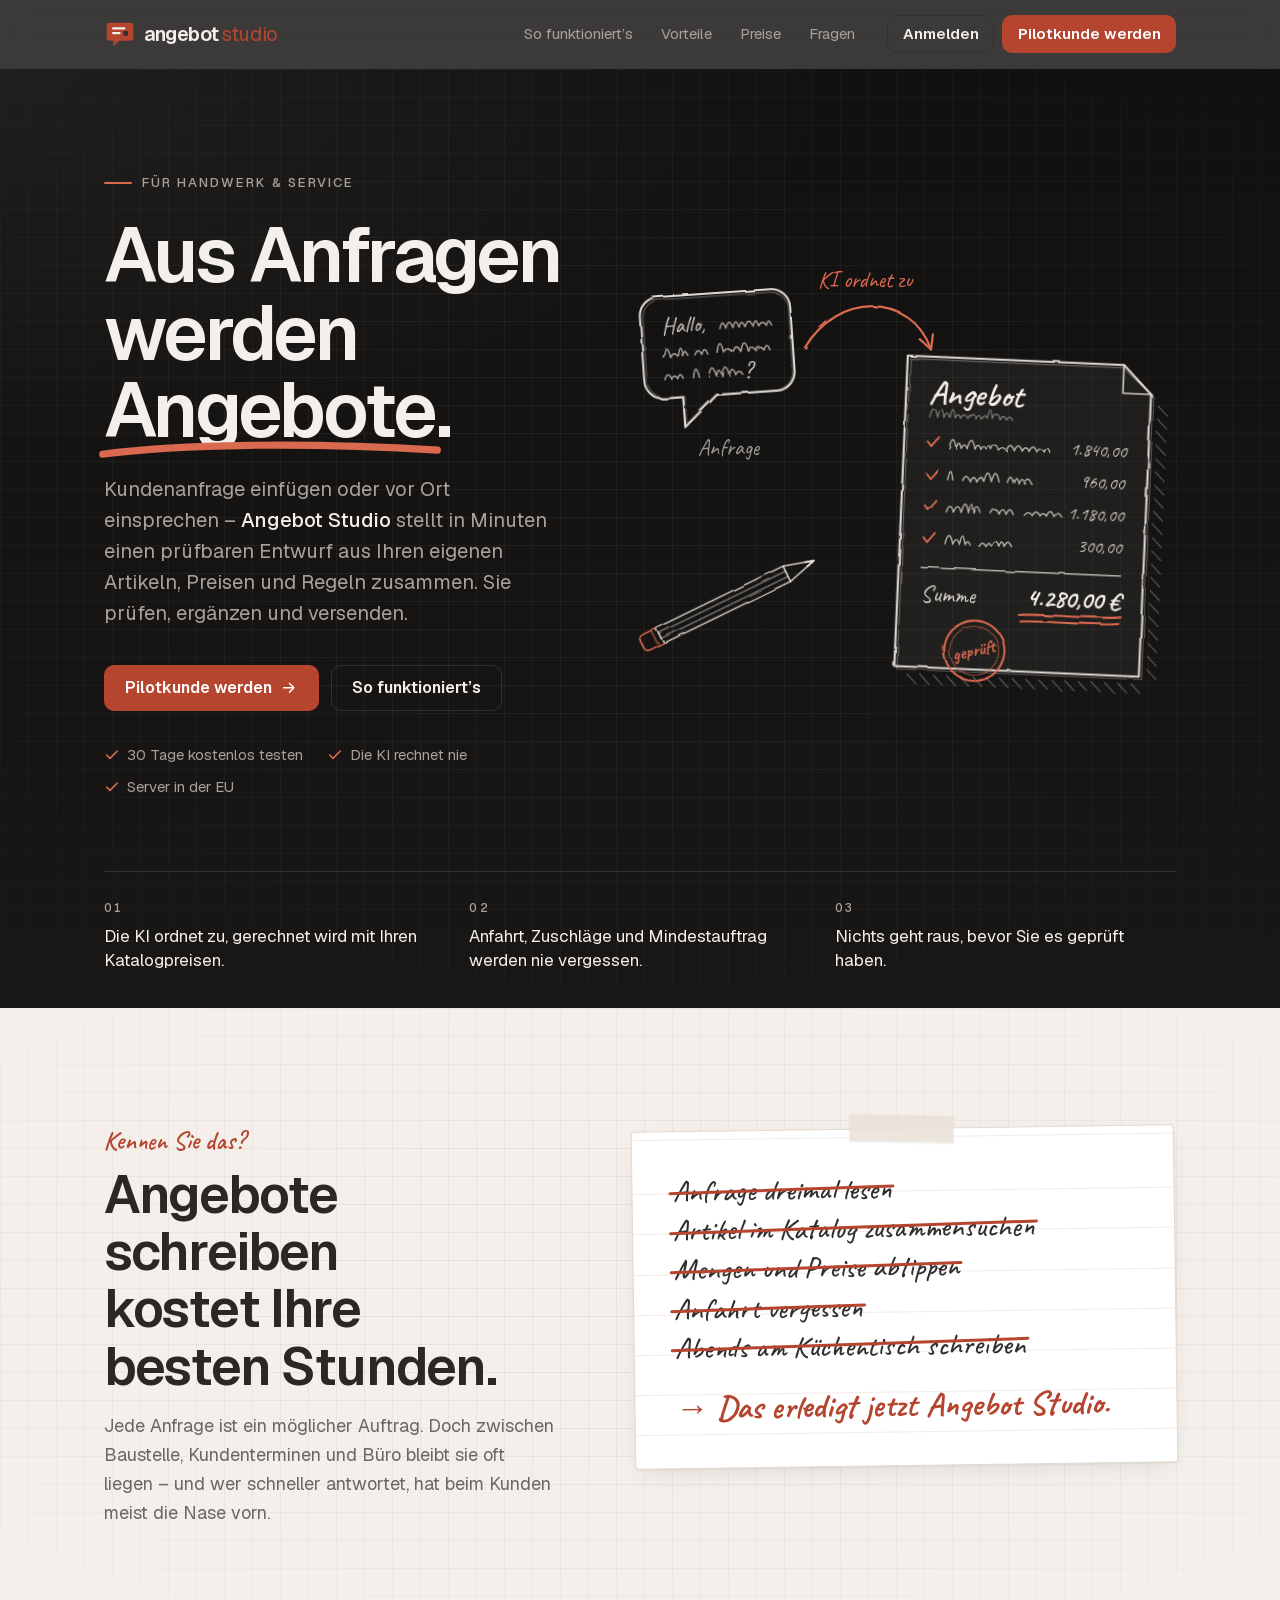
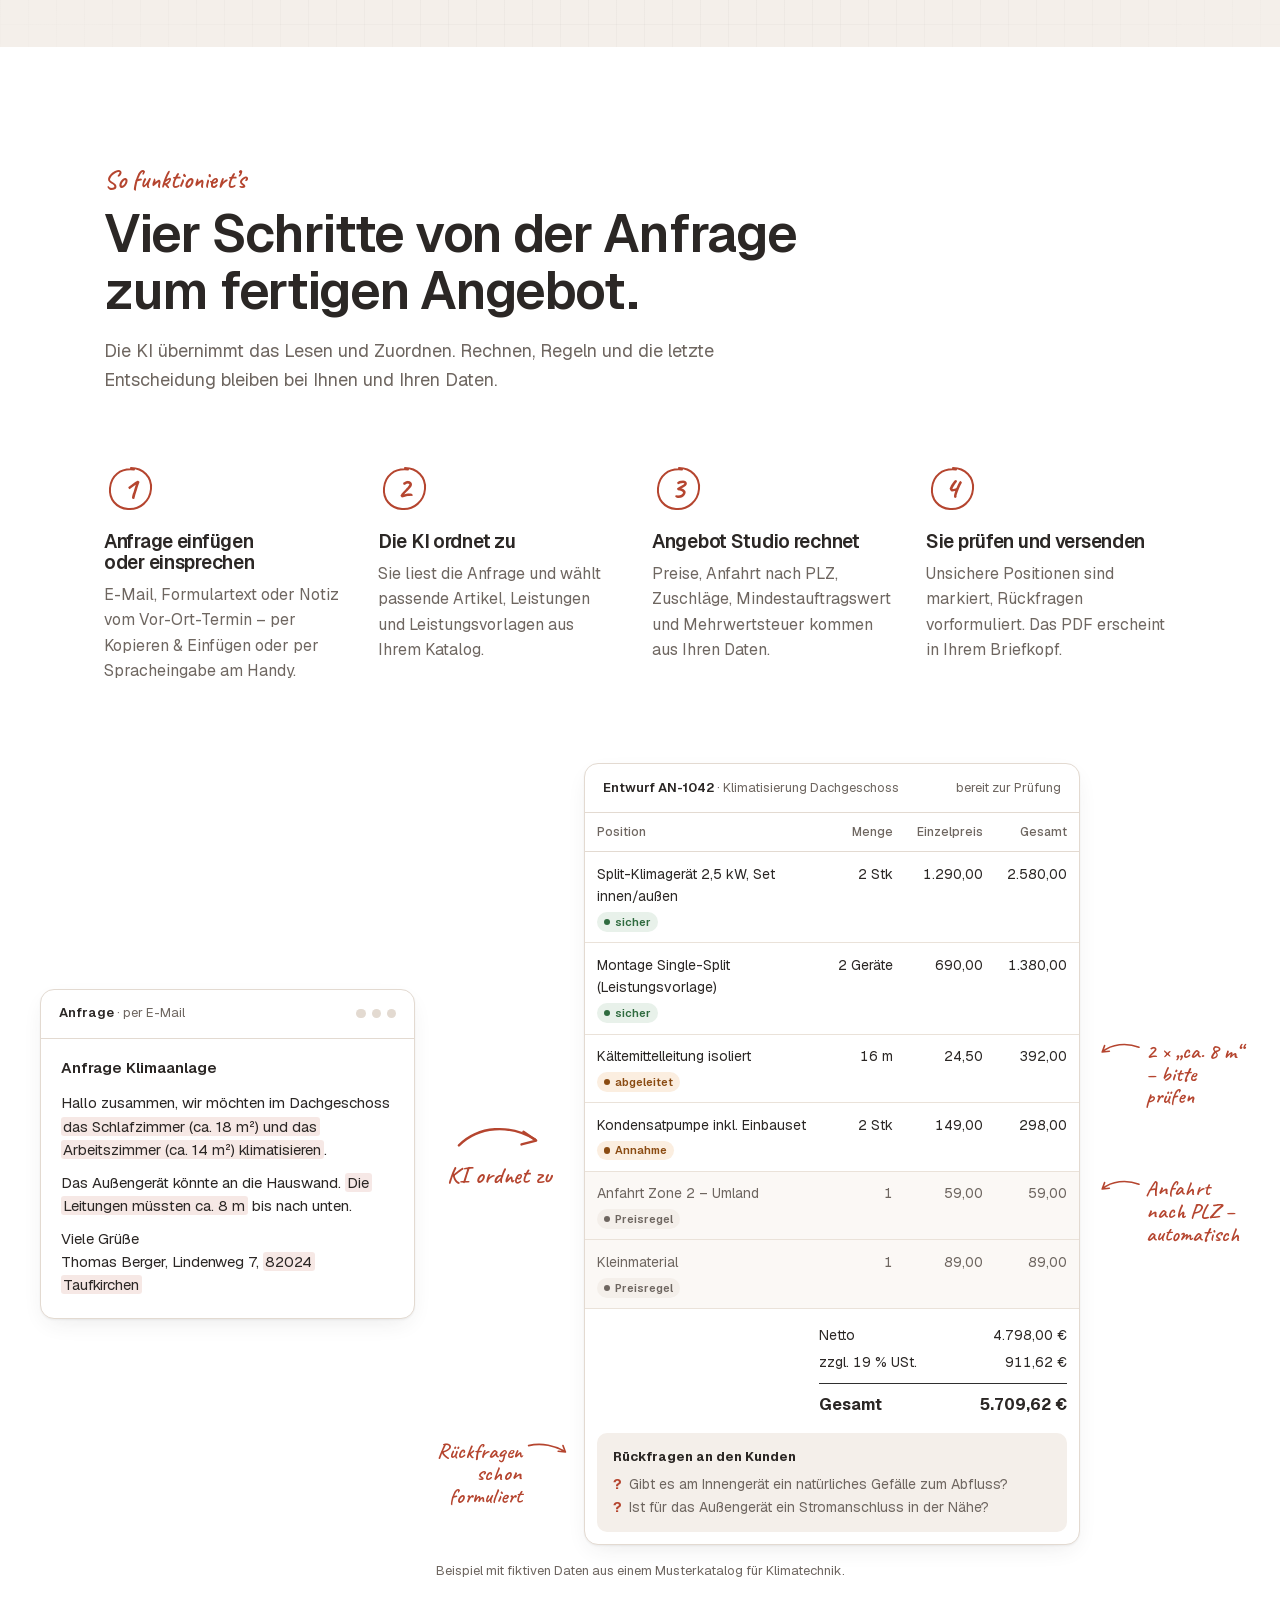
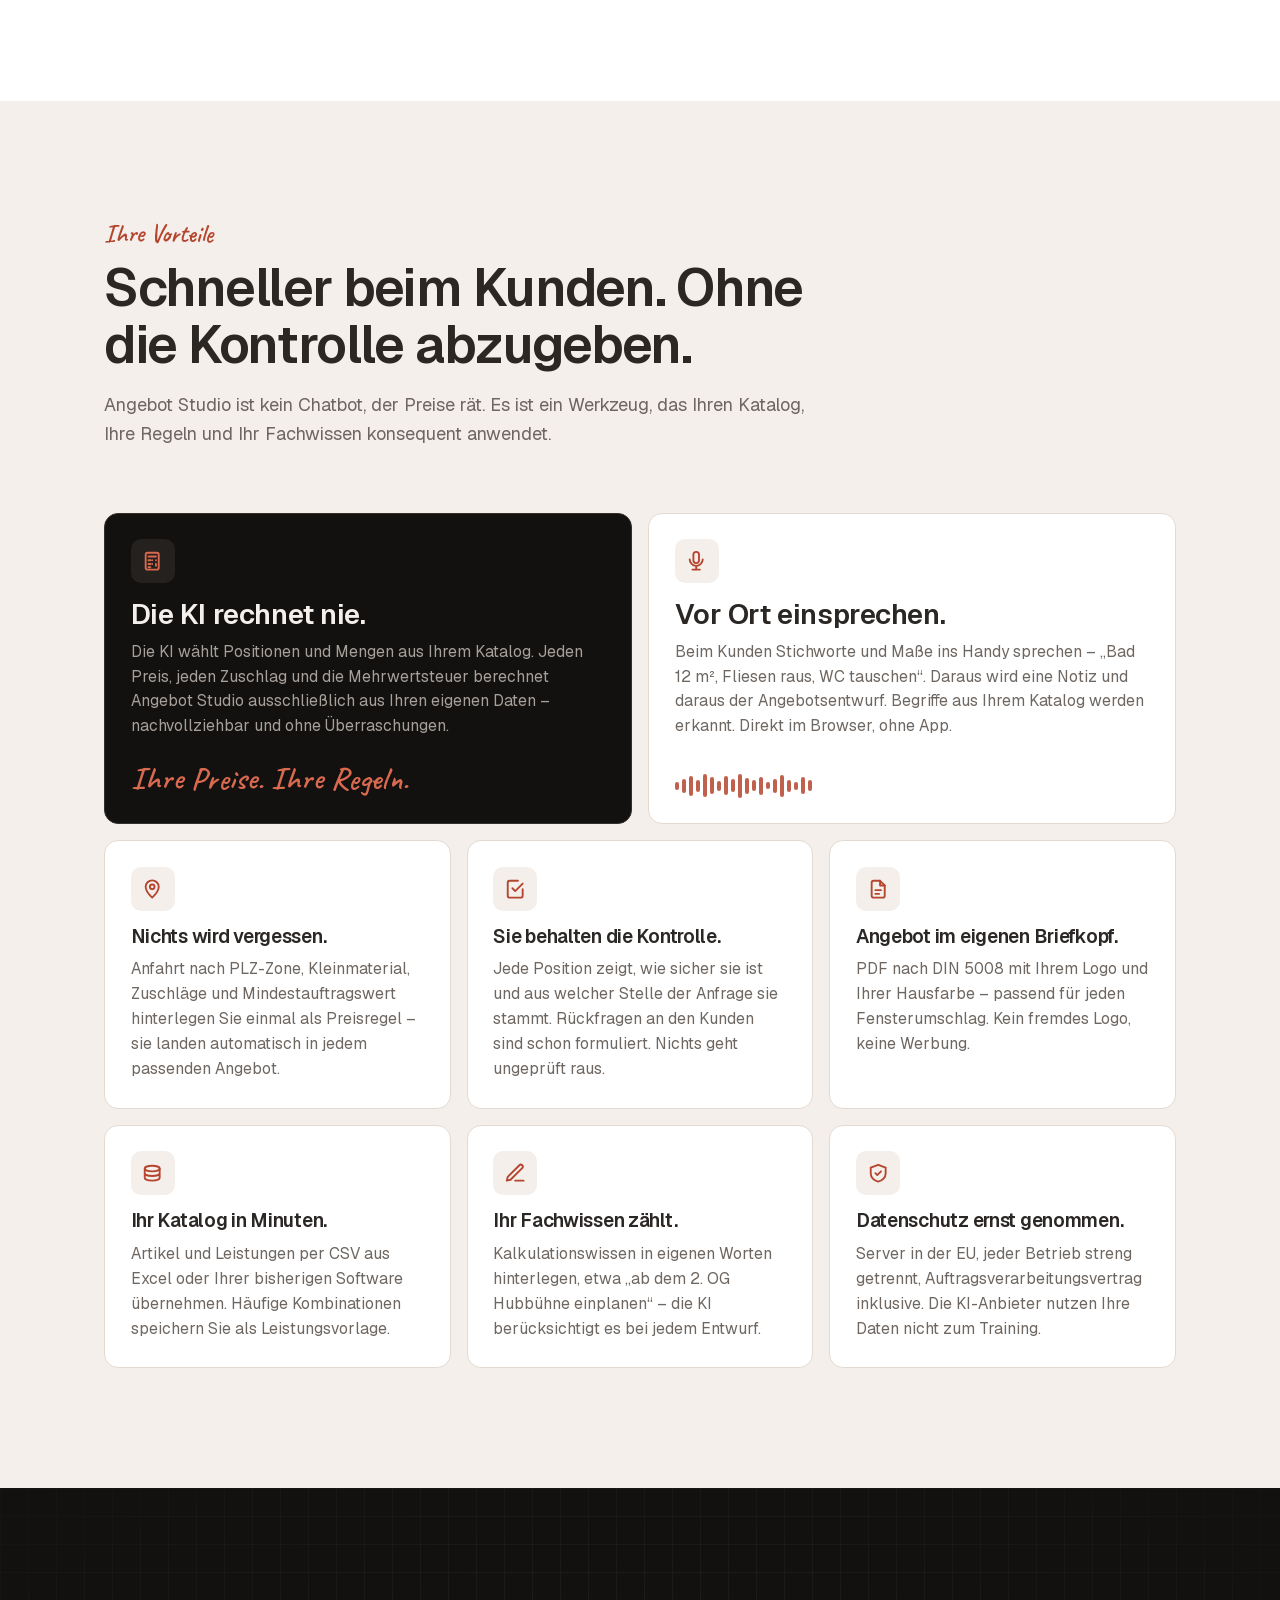
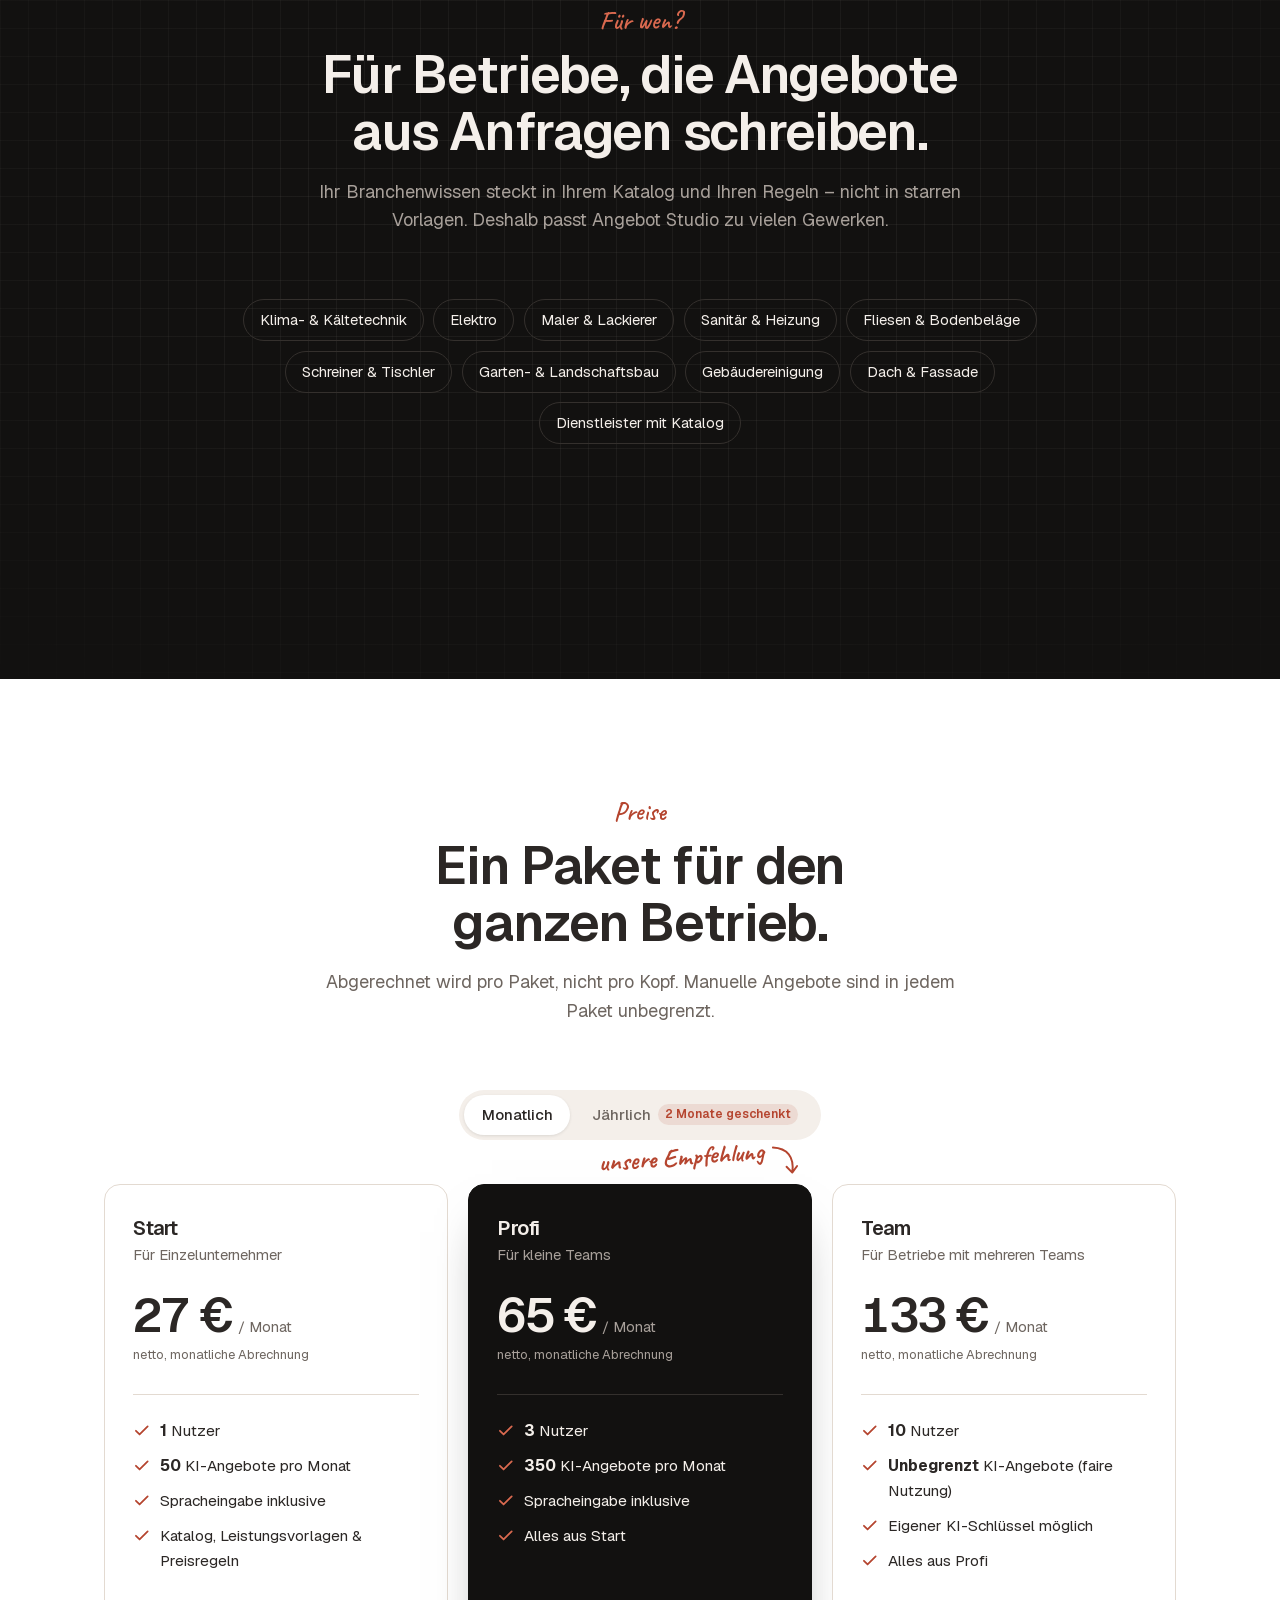
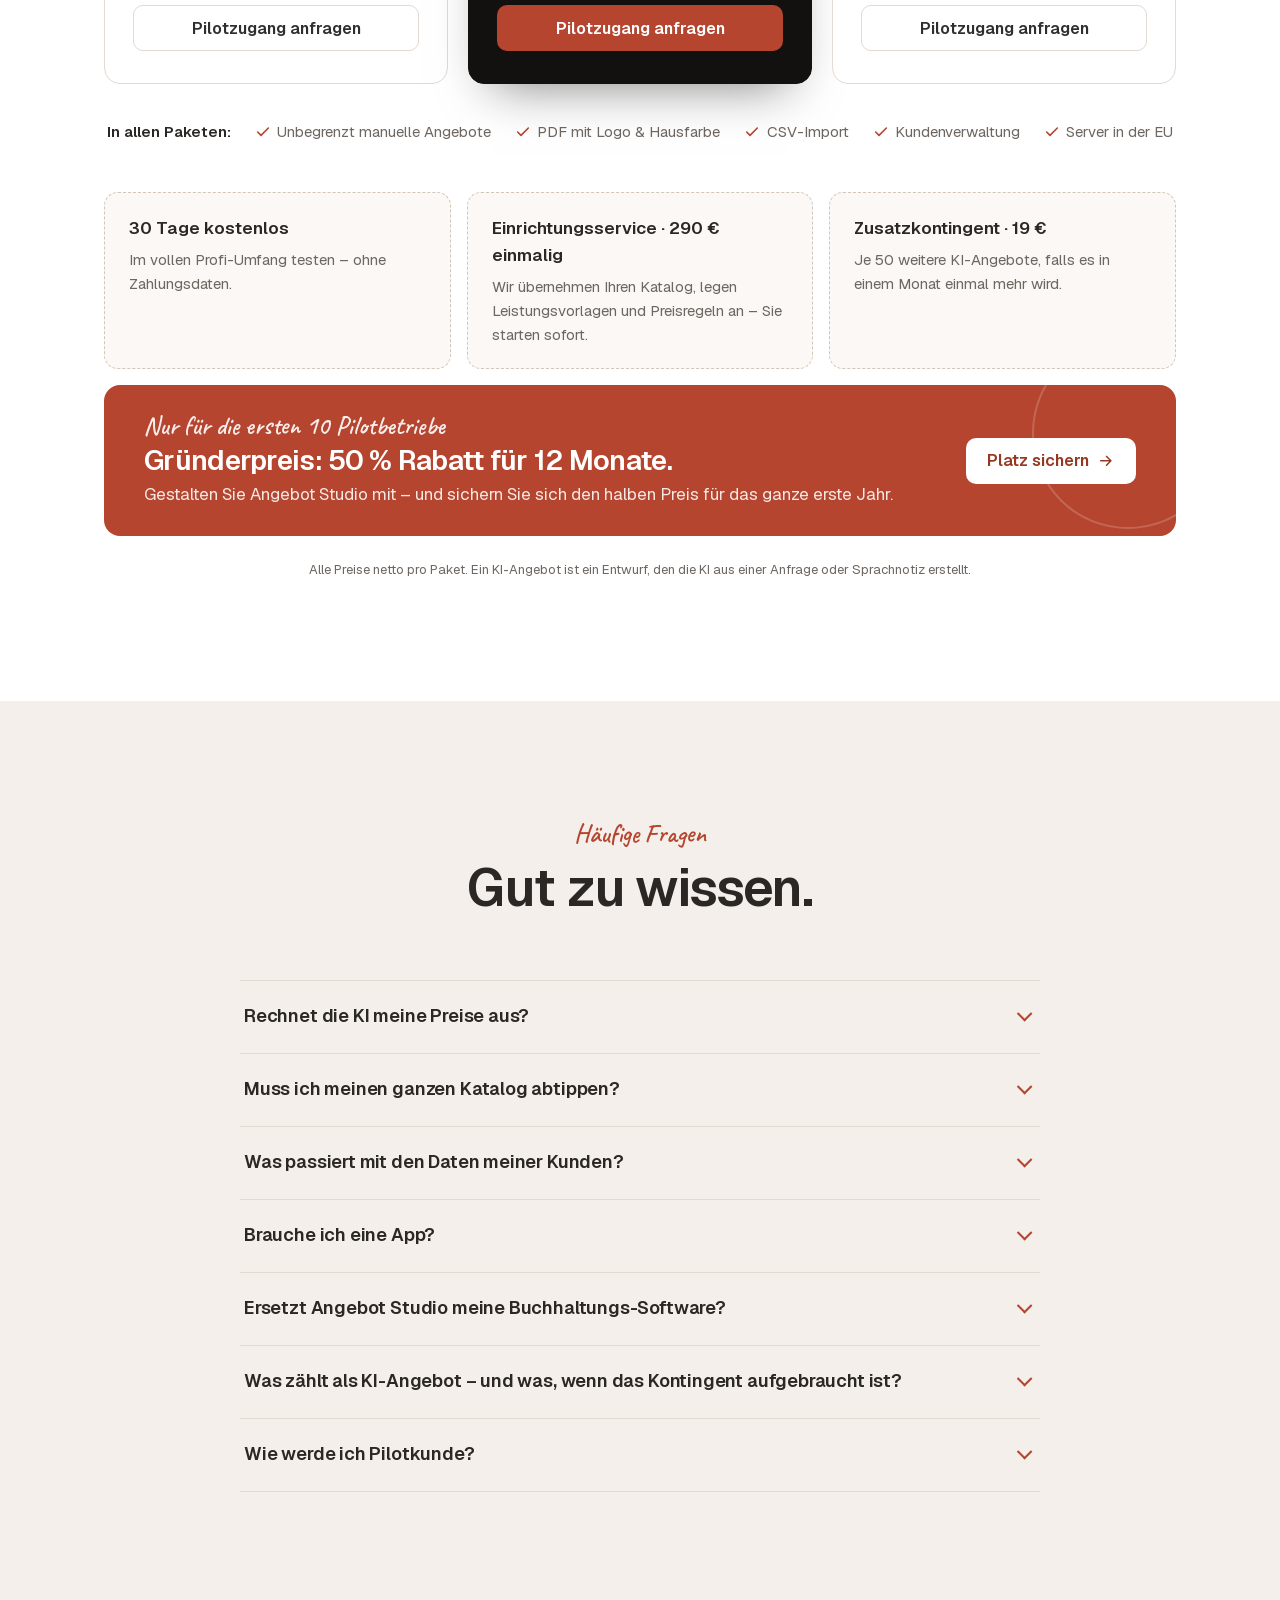
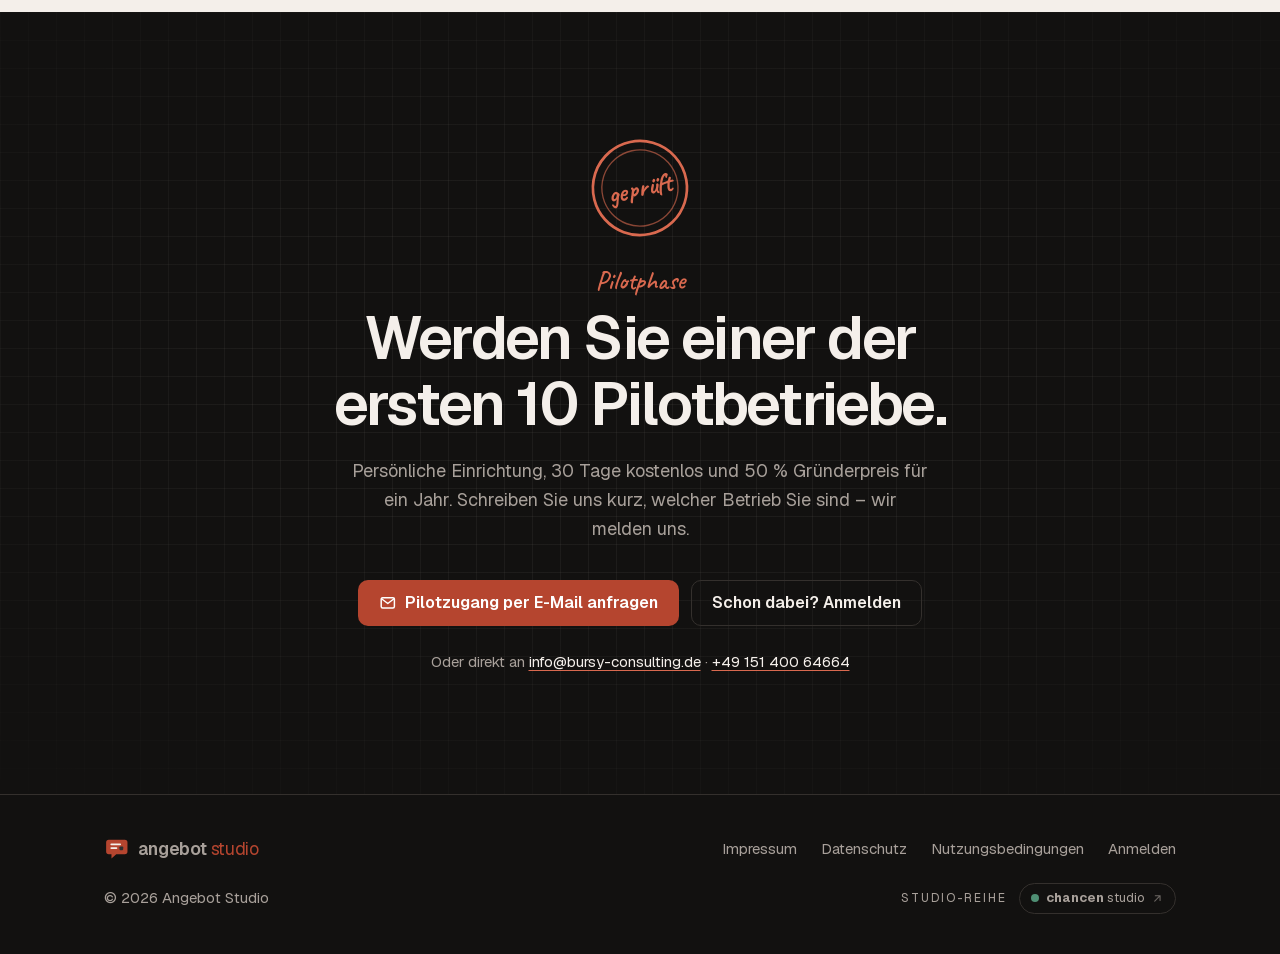
<file: index.html>
<!doctype html>
<html lang="de">
  <head>
    <meta charset="utf-8" />
    <meta name="viewport" content="width=device-width, initial-scale=1" />
    <title>Angebot Studio – Aus Anfragen werden Angebote</title>
    <meta
      name="description"
      content="Angebot Studio erstellt aus Kundenanfragen und eingesprochenen Notizen prüfbare Angebotsentwürfe – mit Ihren eigenen Artikeln, Preisen und Regeln. Die KI ordnet zu, gerechnet wird mit Ihren Katalogpreisen."
    />
    <meta name="theme-color" content="#121110" />
    <link rel="canonical" href="https://angebot-studio.de/" />
    <link rel="icon" href="favicon.ico" sizes="32x32" />
    <link rel="icon" href="favicon.svg" type="image/svg+xml" />
    <link rel="apple-touch-icon" href="apple-touch-icon.png" />
    <link rel="preload" href="fonts/geist-latin.woff2" as="font" type="font/woff2" crossorigin />
    <link rel="preload" href="fonts/caveat-latin.woff2" as="font" type="font/woff2" crossorigin />
    <meta property="og:type" content="website" />
    <meta property="og:locale" content="de_DE" />
    <meta property="og:site_name" content="Angebot Studio" />
    <meta property="og:title" content="Angebot Studio – Aus Anfragen werden Angebote" />
    <meta
      property="og:description"
      content="Prüfbare Angebotsentwürfe in Minuten – mit Ihren eigenen Artikeln, Preisen und Regeln. Für Handwerks- und Dienstleistungsbetriebe."
    />
    <meta property="og:url" content="https://angebot-studio.de/" />
    <link rel="stylesheet" href="styles.css" />
    <script>
      document.documentElement.classList.add("js");
    </script>
  </head>
  <body>
    <a class="skip-link" href="#inhalt">Zum Inhalt springen</a>

    <!-- Wiederverwendete Symbole -->
    <svg width="0" height="0" style="position: absolute" aria-hidden="true">
      <symbol id="i-haken" viewBox="0 0 24 24" fill="none" stroke="currentColor" stroke-width="2.4" stroke-linecap="round" stroke-linejoin="round">
        <path d="M20 6 9 17l-5-5" />
      </symbol>
      <symbol id="i-pfeil" viewBox="0 0 24 24" fill="none" stroke="currentColor" stroke-width="2" stroke-linecap="round" stroke-linejoin="round">
        <path d="M5 12h14M13 6l6 6-6 6" />
      </symbol>
      <symbol id="i-mail" viewBox="0 0 24 24" fill="none" stroke="currentColor" stroke-width="2" stroke-linecap="round" stroke-linejoin="round">
        <rect x="3" y="5" width="18" height="14" rx="2" />
        <path d="m3.5 6.5 8.5 6.5 8.5-6.5" />
      </symbol>
      <symbol id="i-kreis" viewBox="0 0 52 52" fill="none" stroke="currentColor" stroke-width="2" stroke-linecap="round">
        <path d="M27 5c12 0 21 9 20 21-1 12-11 21-23 20C12 45 5 36 6 25 7 13 16 5 30 6.5" />
      </symbol>
    </svg>

    <header class="kopf nacht" id="kopf">
      <div class="container kopf-innen">
        <a class="logo" href="#top" aria-label="Angebot Studio – zum Seitenanfang">
          <svg viewBox="0 0 48 48" aria-hidden="true">
            <path d="M9 7h30a5 5 0 0 1 5 5v17a5 5 0 0 1-5 5H23l-9 8v-8H9a5 5 0 0 1-5-5V12a5 5 0 0 1 5-5z" fill="#B5452F" />
            <rect x="12" y="14" width="20" height="3.2" rx="1.6" fill="#F4EFEA" />
            <rect x="12" y="21" width="13" height="3.2" rx="1.6" fill="#F4EFEA" />
            <rect x="29" y="19.5" width="7" height="7" rx="1.5" fill="#2F2F2F" />
          </svg>
          <span class="logo-wort" aria-hidden="true"><b>angebot</b><span class="logo-studio">studio</span></span>
        </a>
        <nav class="kopf-nav" aria-label="Hauptnavigation">
          <ul class="kopf-links">
            <li><a href="#ablauf">So funktioniert’s</a></li>
            <li><a href="#vorteile">Vorteile</a></li>
            <li><a href="#preise">Preise</a></li>
            <li><a href="#fragen">Fragen</a></li>
          </ul>
          <div class="kopf-aktionen">
            <a class="knopf knopf-rahmen knopf-klein" href="https://app.angebot-studio.de/login">Anmelden</a>
            <a class="knopf knopf-primaer knopf-klein" href="#pilot">Pilotkunde werden</a>
            <button class="menue-knopf" type="button" aria-expanded="false" aria-controls="menue" id="menue-knopf">
              <span class="sr-only">Menü öffnen</span>
              <svg viewBox="0 0 24 24" fill="none" stroke="currentColor" stroke-width="2" stroke-linecap="round" aria-hidden="true">
                <path d="M4 7h16M4 12h16M4 17h16" />
              </svg>
            </button>
          </div>
        </nav>
      </div>
      <div class="menue" id="menue">
        <a href="#ablauf">So funktioniert’s</a>
        <a href="#vorteile">Vorteile</a>
        <a href="#preise">Preise</a>
        <a href="#fragen">Fragen</a>
        <a href="https://app.angebot-studio.de/login">Anmelden</a>
        <a class="knopf knopf-primaer" href="#pilot">Pilotkunde werden</a>
      </div>
    </header>

    <main id="inhalt">
      <!-- ============ Hero ============ -->
      <section class="hero nacht raster" id="top" aria-labelledby="hero-titel">
        <div class="container hero-innen">
          <div>
            <p class="hero-marke">Für Handwerk &amp; Service</p>
            <h1 id="hero-titel">
              Aus Anfragen werden
              <span class="unterstrichen"
                >Angebote.<svg viewBox="0 0 200 12" preserveAspectRatio="none" aria-hidden="true">
                  <path
                    d="M3 8 C 48 3, 120 2, 197 6"
                    pathLength="1"
                    class="skizze-strich"
                    style="--d: 0.5s; --dauer: 0.7s"
                    fill="none"
                    stroke="#D9694F"
                    stroke-width="3.5"
                    stroke-linecap="round" /></svg
              ></span>
            </h1>
            <p class="hero-text">
              Kundenanfrage einfügen oder vor Ort einsprechen – <strong>Angebot Studio</strong> stellt in Minuten einen
              prüfbaren Entwurf aus Ihren eigenen Artikeln, Preisen und Regeln zusammen. Sie prüfen, ergänzen und
              versenden.
            </p>
            <div class="hero-aktionen">
              <a class="knopf knopf-primaer" href="#pilot">
                Pilotkunde werden
                <svg aria-hidden="true"><use href="#i-pfeil" /></svg>
              </a>
              <a class="knopf knopf-rahmen" href="#ablauf">So funktioniert’s</a>
            </div>
            <ul class="hero-fakten">
              <li><svg aria-hidden="true"><use href="#i-haken" /></svg>30 Tage kostenlos testen</li>
              <li><svg aria-hidden="true"><use href="#i-haken" /></svg>Die KI rechnet nie</li>
              <li><svg aria-hidden="true"><use href="#i-haken" /></svg>Server in der EU</li>
            </ul>
          </div>
          <div class="hero-bild">
            <svg viewBox="28 34 584 470" class="hero-skizze" role="img" aria-label="Skizze: Aus einer Anfrage in einer Sprechblase wird ein geprüftes Angebot mit Positionen und Summe" preserveAspectRatio="xMidYMid meet" fill="none" stroke-linecap="round" stroke-linejoin="round"><defs><filter id="skizze-wackel" x="-5%" y="-5%" width="110%" height="110%"><feTurbulence type="fractalNoise" baseFrequency="0.035" numOctaves="2" seed="7"></feTurbulence><feDisplacementMap in="SourceGraphic" scale="3"></feDisplacementMap></filter></defs><g transform="translate(64 432) rotate(-26)" stroke="#F4EFEA" stroke-width="1.8" filter="url(#skizze-wackel)"><path d="M0 -9 H150 L182 0 L150 9 H0 Z" pathLength="1" class="skizze-strich" style="--d:0s;--dauer:1s" stroke-opacity="0.8"></path><path d="M0 -3 H150 M0 3 H150" pathLength="1" class="skizze-strich" style="--d:0.6s;--dauer:0.6s" stroke-opacity="0.35"></path><path d="M150 -9 V9" pathLength="1" class="skizze-strich" style="--d:0.8s;--dauer:0.2s" stroke-opacity="0.8"></path><path d="M173 -2.5 L182 0 L173 2.5" pathLength="1" class="skizze-strich" style="--d:0.9s;--dauer:0.2s" stroke-opacity="0.9"></path><path d="M0 -9 H-16 a5 5 0 0 0 -5 5 V4 a5 5 0 0 0 5 5 H0" pathLength="1" class="skizze-strich" style="--d:0.7s;--dauer:0.4s" stroke="#D9694F"></path><path d="M-6 -9 V9" pathLength="1" class="skizze-strich" style="--d:0.9s;--dauer:0.2s" stroke="#D9694F" stroke-opacity="0.6"></path></g><g transform="rotate(-4 126 138)" stroke="#F4EFEA" filter="url(#skizze-wackel)"><path d="M66 68 h120 a20 20 0 0 1 20 20 v68 a20 20 0 0 1 -20 20 H122 l-36 32 v-32 H66 a20 20 0 0 1 -20 -20 V88 a20 20 0 0 1 20 -20 z" pathLength="1" class="skizze-strich" style="--d:0.1s;--dauer:0.9s" stroke-width="2.2" stroke-opacity="0.9"></path><path d="M68 71 h117 a19 19 0 0 1 19 19 v66 a19 19 0 0 1 -19 19 H121 l-33 29 v-29 H68 a19 19 0 0 1 -19 -19 V90 a19 19 0 0 1 19 -19 z" pathLength="1" class="skizze-strich" style="--d:0.35s;--dauer:0.9s" stroke-width="1.2" stroke-opacity="0.3"></path><path d="M130 106 q3.2 -11.5 6.3 0 q3.8 -11.7 7.6 0 q3.3 -11.7 6.5 0 q3.2 -9.9 6.4 0 q4.3 -11.0 8.6 0 q3.0 -10.9 5.9 0 q4.1 -7.2 8.2 0 q2.7 -8.5 5.4 0" pathLength="1" class="skizze-strich" style="--d:0.9s;--dauer:0.4s" stroke-width="1.6" stroke-opacity="0.65"></path><path d="M68 132 q3.3 -18.0 6.6 0 q4.1 -7.7 8.3 0 q2.8 -18.0 5.6 0 q2.7 -8.6 5.5 0 m7.5 0 q3.8 -8.1 7.5 0 q3.1 -9.8 6.3 0 m11.0 0 q3.4 -18.0 6.8 0 q4.4 -6.0 8.8 0 q4.3 -10.4 8.6 0 q4.1 -18.0 8.2 0 q4.1 -6.0 8.2 0 q4.1 -6.4 8.3 0 q3.1 -9.1 6.3 0" pathLength="1" class="skizze-strich" style="--d:1.1s;--dauer:0.5s" stroke-width="1.6" stroke-opacity="0.65"></path><path d="M68 156 q3.6 -9.9 7.3 0 q3.2 -6.0 6.3 0 q2.9 -8.2 5.8 0 m11.0 0 q3.1 -18.0 6.2 0 m9.8 0 q4.2 -18.0 8.5 0 q2.8 -11.9 5.6 0 q4.1 -18.0 8.1 0 q3.3 -11.7 6.7 0 q3.8 -6.4 7.6 0" pathLength="1" class="skizze-strich" style="--d:1.35s;--dauer:0.4s" stroke-width="1.6" stroke-opacity="0.65"></path></g><g transform="rotate(-4 126 138)" fill="#F4EFEA"><text class="skizze-text" style="--d:0.8s;font-family:var(--font-hand)" x="68" y="108" font-size="24" fill-opacity="0.85">Hallo,</text><text class="skizze-text" style="--d:1.6s;font-family:var(--font-hand)" x="152" y="161" font-size="26" fill-opacity="0.85">?</text></g><text class="skizze-text" style="--d:1.2s;font-family:var(--font-hand)" x="104" y="240" font-size="24" fill="#F4EFEA" fill-opacity="0.6">Anfrage</text><g stroke="#D9694F" stroke-width="2.4" filter="url(#skizze-wackel)"><path d="M218 126 C 252 68, 330 66, 352 128" pathLength="1" class="skizze-strich" style="--d:1.5s;--dauer:0.6s"></path><path d="M354 112 L352 128 L340 117" pathLength="1" class="skizze-strich" style="--d:2s;--dauer:0.2s"></path></g><text class="skizze-text" style="--d:1.8s;font-family:var(--font-hand)" x="232" y="62" font-size="24" fill="#D9694F">KI ordnet zu</text><g transform="rotate(2.5 450 305)"><path d="M320 140 H550 L580 170 V470 H320 Z" fill="#F4EFEA" fill-opacity="0.045" class="skizze-text" style="--d:2.1s"></path><g stroke="#F4EFEA" filter="url(#skizze-wackel)"><path d="M320 140 H550 L580 170 V470 H320 Z" pathLength="1" class="skizze-strich" style="--d:2.1s;--dauer:0.9s" stroke-width="2.2" stroke-opacity="0.9"></path><path d="M323 143 H549 L583 173 V473 H323 Z" pathLength="1" class="skizze-strich" style="--d:2.3s;--dauer:0.9s" stroke-width="1.2" stroke-opacity="0.3"></path><path d="M550 140 V170 H580" pathLength="1" class="skizze-strich" style="--d:2.9s;--dauer:0.25s" stroke-width="1.8" stroke-opacity="0.8"></path><path d="M334 478 l10 10 M348 478 l10 10 M362 478 l10 10 M376 478 l10 10 M390 478 l10 10 M404 478 l10 10 M418 478 l10 10 M432 478 l10 10 M446 478 l10 10 M460 478 l10 10 M474 478 l10 10 M488 478 l10 10 M502 478 l10 10 M516 478 l10 10 M530 478 l10 10 M544 478 l10 10 M558 478 l10 10 M572 478 l10 10 M588 182 l10 10 M588 196 l10 10 M588 210 l10 10 M588 224 l10 10 M588 238 l10 10 M588 252 l10 10 M588 266 l10 10 M588 280 l10 10 M588 294 l10 10 M588 308 l10 10 M588 322 l10 10 M588 336 l10 10 M588 350 l10 10 M588 364 l10 10 M588 378 l10 10 M588 392 l10 10 M588 406 l10 10 M588 420 l10 10 M588 434 l10 10 M588 448 l10 10 M588 462 l10 10" pathLength="1" class="skizze-strich" style="--d:2.8s;--dauer:1s" stroke-width="1.2" stroke-opacity="0.3"></path><path d="M346 204 q4.3 -18.0 8.6 0 q3.3 -18.0 6.6 0 q3.2 -9.4 6.5 0 q2.7 -18.0 5.5 0 q2.9 -7.0 5.7 0 q3.9 -7.1 7.9 0 q4.3 -10.8 8.5 0 q2.9 -7.5 5.7 0 q3.7 -6.2 7.4 0 q2.6 -18.0 5.2 0 q3.8 -11.3 7.5 0 q3.3 -7.7 6.6 0 q3.3 -6.5 6.6 0" pathLength="1" class="skizze-strich" style="--d:3s;--dauer:0.3s" stroke-width="1.3" stroke-opacity="0.45"></path><path d="M368 236 q3.8 -18.0 7.6 0 q2.7 -10.3 5.4 0 q3.2 -7.4 6.3 0 q4.2 -18.0 8.4 0 q3.1 -8.1 6.2 0 q3.0 -5.8 6.0 0 q2.6 -8.1 5.2 0 q3.7 -10.1 7.4 0 q4.2 -5.4 8.4 0 q4.2 -10.5 8.5 0 q4.2 -10.4 8.4 0 q3.7 -7.1 7.4 0 q4.0 -9.5 8.1 0 q4.0 -6.4 8.0 0 q2.9 -8.6 5.9 0" pathLength="1" class="skizze-strich" style="--d:3.1s;--dauer:0.35s" stroke-width="1.5" stroke-opacity="0.7"></path><path d="M368 270 q2.8 -18.0 5.5 0 m10.4 0 q3.7 -8.8 7.3 0 q3.4 -9.4 6.8 0 q4.2 -9.9 8.4 0 q4.0 -18.0 8.1 0 q4.1 -18.0 8.2 0 m8.7 0 q3.2 -10.8 6.4 0 q2.6 -10.8 5.2 0 q3.1 -9.7 6.2 0 q3.8 -8.9 7.6 0" pathLength="1" class="skizze-strich" style="--d:3.25s;--dauer:0.35s" stroke-width="1.5" stroke-opacity="0.7"></path><path d="M368 304 q3.9 -11.9 7.7 0 q4.2 -11.7 8.3 0 q3.9 -18.0 7.7 0 q3.0 -18.0 6.0 0 q3.5 -11.8 7.0 0 m10.9 0 q4.4 -8.7 8.7 0 q3.6 -9.7 7.3 0 q3.9 -10.0 7.7 0 m11.8 0 q4.2 -5.7 8.4 0 q4.1 -7.9 8.2 0 q3.4 -5.1 6.8 0 q3.9 -9.9 7.9 0 q4.2 -6.0 8.5 0" pathLength="1" class="skizze-strich" style="--d:3.4s;--dauer:0.35s" stroke-width="1.5" stroke-opacity="0.7"></path><path d="M368 338 q4.2 -18.0 8.4 0 q3.6 -9.6 7.2 0 q2.9 -18.0 5.8 0 q2.8 -6.2 5.5 0 m8.5 0 q3.7 -6.9 7.4 0 q3.0 -6.8 6.0 0 q4.3 -10.4 8.6 0 q2.8 -8.7 5.6 0 q3.9 -9.0 7.9 0" pathLength="1" class="skizze-strich" style="--d:3.55s;--dauer:0.35s" stroke-width="1.5" stroke-opacity="0.7"></path><path d="M344 364 H556" pathLength="1" class="skizze-strich" style="--d:3.75s;--dauer:0.3s" stroke-width="1.6" stroke-opacity="0.7"></path></g><g stroke="#D9694F" stroke-width="2" filter="url(#skizze-wackel)"><path d="M345 230 l4 5 l8 -10" pathLength="1" class="skizze-strich" style="--d:3.15s;--dauer:0.2s"></path><path d="M345 264 l4 5 l8 -10" pathLength="1" class="skizze-strich" style="--d:3.3s;--dauer:0.2s"></path><path d="M345 298 l4 5 l8 -10" pathLength="1" class="skizze-strich" style="--d:3.4499999999999997s;--dauer:0.2s"></path><path d="M345 332 l4 5 l8 -10" pathLength="1" class="skizze-strich" style="--d:3.5999999999999996s;--dauer:0.2s"></path></g><g fill="#F4EFEA"><text class="skizze-text" style="--d:2.8s;font-family:var(--font-hand)" x="344" y="190" font-size="36" font-weight="600">Angebot</text><text class="skizze-text" style="--d:3.2s;font-family:var(--font-hand)" x="556" y="238" font-size="20" text-anchor="end" fill-opacity="0.8">1.840,00</text><text class="skizze-text" style="--d:3.35s;font-family:var(--font-hand)" x="556" y="272" font-size="20" text-anchor="end" fill-opacity="0.8">960,00</text><text class="skizze-text" style="--d:3.5s;font-family:var(--font-hand)" x="556" y="306" font-size="20" text-anchor="end" fill-opacity="0.8">1.180,00</text><text class="skizze-text" style="--d:3.6500000000000004s;font-family:var(--font-hand)" x="556" y="340" font-size="20" text-anchor="end" fill-opacity="0.8">300,00</text><text class="skizze-text" style="--d:3.85s;font-family:var(--font-hand)" x="344" y="400" font-size="24" fill-opacity="0.85">Summe</text><text class="skizze-text" style="--d:3.85s;font-family:var(--font-hand)" x="556" y="400" font-size="27" font-weight="700" text-anchor="end">4.280,00 €</text></g><g stroke="#D9694F" stroke-width="2.2" filter="url(#skizze-wackel)"><path d="M450 410 C 480 407, 520 412, 558 408" pathLength="1" class="skizze-strich" style="--d:4.05s;--dauer:0.3s"></path><path d="M452 417 C 485 414, 522 419, 556 415" pathLength="1" class="skizze-strich" style="--d:4.25s;--dauer:0.3s"></path></g></g><g transform="rotate(-12 398 448)"><g stroke="#D9694F" filter="url(#skizze-wackel)"><path d="M398 416 a32 32 0 1 1 -0.1 0" pathLength="1" class="skizze-strich" style="--d:4.4s;--dauer:0.5s" stroke-width="2.2"></path><path d="M398 422 a26 26 0 1 1 -0.1 0" pathLength="1" class="skizze-strich" style="--d:4.55s;--dauer:0.5s" stroke-width="1.2" stroke-opacity="0.6"></path></g><text class="skizze-text" style="--d:4.8s;font-family:var(--font-hand)" x="398" y="454" font-size="19" font-weight="700" text-anchor="middle" fill="#D9694F">geprüft</text></g></svg>
          </div>
        </div>
        <div class="container">
          <ol class="hero-aussagen">
            <li><span>01</span>Die KI ordnet zu, gerechnet wird mit Ihren Katalogpreisen.</li>
            <li><span>02</span>Anfahrt, Zuschläge und Mindestauftrag werden nie vergessen.</li>
            <li><span>03</span>Nichts geht raus, bevor Sie es geprüft haben.</li>
          </ol>
        </div>
      </section>

      <!-- ============ Kennen Sie das? ============ -->
      <section class="abschnitt abschnitt-kalk raster" aria-labelledby="problem-titel">
        <div class="container problem">
          <div class="kopfzeile" data-einblenden>
            <span class="eyebrow">Kennen Sie das?</span>
            <h2 id="problem-titel">Angebote schreiben kostet Ihre besten Stunden.</h2>
            <p>
              Jede Anfrage ist ein möglicher Auftrag. Doch zwischen Baustelle, Kundenterminen und Büro bleibt sie oft
              liegen – und wer schneller antwortet, hat beim Kunden meist die Nase vorn.
            </p>
          </div>
          <div class="notizzettel" data-strich>
            <ul aria-label="Was bisher Zeit kostet">
              <li style="--i: 0">Anfrage dreimal lesen</li>
              <li style="--i: 1">Artikel im Katalog zusammensuchen</li>
              <li style="--i: 2">Mengen und Preise abtippen</li>
              <li style="--i: 3">Anfahrt vergessen</li>
              <li style="--i: 4">Abends am Küchentisch schreiben</li>
            </ul>
            <p class="notizzettel-fazit">→ Das erledigt jetzt Angebot Studio.</p>
          </div>
        </div>
      </section>

      <!-- ============ Ablauf ============ -->
      <section class="abschnitt abschnitt-weiss" id="ablauf" aria-labelledby="ablauf-titel">
        <div class="container">
          <div class="kopfzeile" data-einblenden>
            <span class="eyebrow">So funktioniert’s</span>
            <h2 id="ablauf-titel">Vier Schritte von der Anfrage zum fertigen Angebot.</h2>
            <p>
              Die KI übernimmt das Lesen und Zuordnen. Rechnen, Regeln und die letzte Entscheidung bleiben bei Ihnen und
              Ihren Daten.
            </p>
          </div>

          <ol class="schritte">
            <li class="schritt" data-einblenden style="--i: 0">
              <span class="schritt-nr"><svg aria-hidden="true"><use href="#i-kreis" /></svg>1</span>
              <h3>Anfrage einfügen oder einsprechen</h3>
              <p>E-Mail, Formulartext oder Notiz vom Vor-Ort-Termin – per Kopieren &amp; Einfügen oder per Spracheingabe am Handy.</p>
            </li>
            <li class="schritt" data-einblenden style="--i: 1">
              <span class="schritt-nr"><svg aria-hidden="true"><use href="#i-kreis" /></svg>2</span>
              <h3>Die KI ordnet zu</h3>
              <p>Sie liest die Anfrage und wählt passende Artikel, Leistungen und Leistungsvorlagen aus Ihrem Katalog.</p>
            </li>
            <li class="schritt" data-einblenden style="--i: 2">
              <span class="schritt-nr"><svg aria-hidden="true"><use href="#i-kreis" /></svg>3</span>
              <h3>Angebot Studio rechnet</h3>
              <p>Preise, Anfahrt nach PLZ, Zuschläge, Mindestauftragswert und Mehrwertsteuer kommen aus Ihren Daten.</p>
            </li>
            <li class="schritt" data-einblenden style="--i: 3">
              <span class="schritt-nr"><svg aria-hidden="true"><use href="#i-kreis" /></svg>4</span>
              <h3>Sie prüfen und versenden</h3>
              <p>Unsichere Positionen sind markiert, Rückfragen vorformuliert. Das PDF erscheint in Ihrem Briefkopf.</p>
            </li>
          </ol>
        </div>

        <div class="container container-weit">
          <div class="beispiel" data-einblenden>
            <article class="karte" aria-label="Beispiel einer Kundenanfrage">
              <div class="karte-kopf">
                <span><strong>Anfrage</strong> · per E-Mail</span>
                <span class="punkte" aria-hidden="true"><i></i><i></i><i></i></span>
              </div>
              <div class="mail">
                <p class="mail-betreff">Anfrage Klimaanlage</p>
                <p>
                  Hallo zusammen, wir möchten im Dachgeschoss
                  <mark>das Schlafzimmer (ca. 18 m²) und das Arbeitszimmer (ca. 14 m²) klimatisieren</mark>.
                </p>
                <p>Das Außengerät könnte an die Hauswand. <mark>Die Leitungen müssten ca. 8 m</mark> bis nach unten.</p>
                <p>Viele Grüße<br />Thomas Berger, Lindenweg 7, <mark>82024 Taufkirchen</mark></p>
              </div>
            </article>

            <div class="beispiel-pfeil" aria-hidden="true">
              <svg viewBox="0 0 90 40" fill="none" stroke="currentColor" stroke-width="2.4" stroke-linecap="round" stroke-linejoin="round">
                <path d="M4 26 C 24 6, 56 4, 82 20" />
                <path d="M70 12 L83 21 L68 25" />
              </svg>
              <span class="hand">KI ordnet zu</span>
            </div>

            <div class="entwurf">
              <article class="karte" aria-label="Beispiel eines Angebotsentwurfs">
                <div class="karte-kopf">
                  <span><strong>Entwurf AN-1042</strong> · Klimatisierung Dachgeschoss</span>
                  <span class="karte-status">bereit zur Prüfung</span>
                </div>
                <table class="entwurf-tabelle">
                  <thead>
                    <tr>
                      <th scope="col">Position</th>
                      <th scope="col" class="zahl">Menge</th>
                      <th scope="col" class="zahl spalte-ep">Einzelpreis</th>
                      <th scope="col" class="zahl">Gesamt</th>
                    </tr>
                  </thead>
                  <tbody>
                    <tr>
                      <td>
                        Split-Klimagerät 2,5 kW, Set innen/außen<br /><span class="markierung markierung-sicher">sicher</span>
                      </td>
                      <td class="zahl">2 Stk</td>
                      <td class="zahl spalte-ep">1.290,00</td>
                      <td class="zahl">2.580,00</td>
                    </tr>
                    <tr>
                      <td>Montage Single-Split (Leistungsvorlage)<br /><span class="markierung markierung-sicher">sicher</span></td>
                      <td class="zahl">2 Geräte</td>
                      <td class="zahl spalte-ep">690,00</td>
                      <td class="zahl">1.380,00</td>
                    </tr>
                    <tr>
                      <td>Kältemittelleitung isoliert<br /><span class="markierung markierung-pruefen">abgeleitet</span></td>
                      <td class="zahl">16 m</td>
                      <td class="zahl spalte-ep">24,50</td>
                      <td class="zahl mit-notiz">392,00<span class="randnotiz randnotiz-rechts" aria-hidden="true"><svg viewBox="0 0 52 24" fill="none" stroke="currentColor" stroke-width="2" stroke-linecap="round" aria-hidden="true"><path d="M50 8 C 34 2, 16 4, 4 14 M4 14 l9 -1 M4 14 l3 -8" /></svg>2 × „ca. 8 m“ – bitte prüfen</span></td>
                    </tr>
                    <tr>
                      <td>Kondensatpumpe inkl. Einbauset<br /><span class="markierung markierung-pruefen">Annahme</span></td>
                      <td class="zahl">2 Stk</td>
                      <td class="zahl spalte-ep">149,00</td>
                      <td class="zahl">298,00</td>
                    </tr>
                    <tr class="regel">
                      <td>Anfahrt Zone 2 – Umland<br /><span class="markierung markierung-regel">Preisregel</span></td>
                      <td class="zahl">1</td>
                      <td class="zahl spalte-ep">59,00</td>
                      <td class="zahl mit-notiz">59,00<span class="randnotiz randnotiz-rechts" aria-hidden="true"><svg viewBox="0 0 52 24" fill="none" stroke="currentColor" stroke-width="2" stroke-linecap="round" aria-hidden="true"><path d="M50 8 C 34 2, 16 4, 4 14 M4 14 l9 -1 M4 14 l3 -8" /></svg>Anfahrt nach PLZ – automatisch</span></td>
                    </tr>
                    <tr class="regel">
                      <td>Kleinmaterial<br /><span class="markierung markierung-regel">Preisregel</span></td>
                      <td class="zahl">1</td>
                      <td class="zahl spalte-ep">89,00</td>
                      <td class="zahl">89,00</td>
                    </tr>
                  </tbody>
                </table>
                <div class="entwurf-summe">
                  <div><span>Netto</span><span>4.798,00 €</span></div>
                  <div><span>zzgl. 19 % USt.</span><span>911,62 €</span></div>
                  <div class="gesamt"><span>Gesamt</span><span>5.709,62 €</span></div>
                </div>
                <div class="rueckfragen mit-notiz">
                  <span class="randnotiz randnotiz-links" aria-hidden="true">Rückfragen schon formuliert<svg viewBox="0 0 52 24" fill="none" stroke="currentColor" stroke-width="2" stroke-linecap="round" aria-hidden="true"><path d="M2 6 C 18 2, 36 6, 48 14 M48 14 l-9 -1 M48 14 l-3 -8" /></svg></span>
                  <strong>Rückfragen an den Kunden</strong>
                  <ul>
                    <li>Gibt es am Innengerät ein natürliches Gefälle zum Abfluss?</li>
                    <li>Ist für das Außengerät ein Stromanschluss in der Nähe?</li>
                  </ul>
                </div>
              </article>
            </div>
          </div>
          <p class="beispiel-hinweis">Beispiel mit fiktiven Daten aus einem Musterkatalog für Klimatechnik.</p>
        </div>
      </section>

      <!-- ============ Vorteile ============ -->
      <section class="abschnitt abschnitt-kalk" id="vorteile" aria-labelledby="vorteile-titel">
        <div class="container">
          <div class="kopfzeile" data-einblenden>
            <span class="eyebrow">Ihre Vorteile</span>
            <h2 id="vorteile-titel">Schneller beim Kunden. Ohne die Kontrolle abzugeben.</h2>
            <p>
              Angebot Studio ist kein Chatbot, der Preise rät. Es ist ein Werkzeug, das Ihren Katalog, Ihre Regeln und Ihr
              Fachwissen konsequent anwendet.
            </p>
          </div>

          <div class="vorteile">
            <article class="vorteil vorteil-gross vorteil-dunkel" data-einblenden style="--i: 0">
              <span class="vorteil-symbol" aria-hidden="true">
                <svg viewBox="0 0 24 24" fill="none" stroke="currentColor" stroke-width="2" stroke-linecap="round" stroke-linejoin="round">
                  <rect x="5" y="3" width="14" height="18" rx="2" />
                  <path d="M8 7h8M8 11h2M12 11h0M16 11h0M8 15h2M12 15h0M16 15v2M8 18.5h2" />
                </svg>
              </span>
              <h3>Die KI rechnet nie.</h3>
              <p>
                Die KI wählt Positionen und Mengen aus Ihrem Katalog. Jeden Preis, jeden Zuschlag und die Mehrwertsteuer
                berechnet Angebot Studio ausschließlich aus Ihren eigenen Daten – nachvollziehbar und ohne Überraschungen.
              </p>
              <p class="vorteil-zitat">Ihre Preise. Ihre Regeln.</p>
            </article>

            <article class="vorteil vorteil-gross" data-einblenden style="--i: 1">
              <span class="vorteil-symbol" aria-hidden="true">
                <svg viewBox="0 0 24 24" fill="none" stroke="currentColor" stroke-width="2" stroke-linecap="round" stroke-linejoin="round">
                  <rect x="9" y="2" width="6" height="12" rx="3" />
                  <path d="M5 10a7 7 0 0 0 14 0M12 17v4M8 21h8" />
                </svg>
              </span>
              <h3>Vor Ort einsprechen.</h3>
              <p>
                Beim Kunden Stichworte und Maße ins Handy sprechen – „Bad 12 m², Fliesen raus, WC tauschen“. Daraus wird
                eine Notiz und daraus der Angebotsentwurf. Begriffe aus Ihrem Katalog werden erkannt. Direkt im Browser,
                ohne App.
              </p>
              <div class="welle" aria-hidden="true">
                <i style="--n: 0; --h: 35%"></i><i style="--n: 1; --h: 60%"></i><i style="--n: 2; --h: 85%"></i><i style="--n: 3; --h: 50%"></i
                ><i style="--n: 4; --h: 95%"></i><i style="--n: 5; --h: 70%"></i><i style="--n: 6; --h: 40%"></i><i style="--n: 7; --h: 80%"></i
                ><i style="--n: 8; --h: 55%"></i><i style="--n: 9; --h: 100%"></i><i style="--n: 10; --h: 65%"></i><i style="--n: 11; --h: 45%"></i
                ><i style="--n: 12; --h: 75%"></i><i style="--n: 13; --h: 30%"></i><i style="--n: 14; --h: 60%"></i><i style="--n: 15; --h: 90%"></i
                ><i style="--n: 16; --h: 50%"></i><i style="--n: 17; --h: 35%"></i><i style="--n: 18; --h: 70%"></i><i style="--n: 19; --h: 45%"></i>
              </div>
            </article>

            <article class="vorteil" data-einblenden style="--i: 0">
              <span class="vorteil-symbol" aria-hidden="true">
                <svg viewBox="0 0 24 24" fill="none" stroke="currentColor" stroke-width="2" stroke-linecap="round" stroke-linejoin="round">
                  <path d="M12 21s-7-6.2-7-11.5a7 7 0 0 1 14 0C19 14.8 12 21 12 21z" />
                  <circle cx="12" cy="9.5" r="2.5" />
                </svg>
              </span>
              <h3>Nichts wird vergessen.</h3>
              <p>
                Anfahrt nach PLZ-Zone, Kleinmaterial, Zuschläge und Mindestauftragswert hinterlegen Sie einmal als
                Preisregel – sie landen automatisch in jedem passenden Angebot.
              </p>
            </article>

            <article class="vorteil" data-einblenden style="--i: 1">
              <span class="vorteil-symbol" aria-hidden="true">
                <svg viewBox="0 0 24 24" fill="none" stroke="currentColor" stroke-width="2" stroke-linecap="round" stroke-linejoin="round">
                  <path d="M9 11l3 3 8-8" />
                  <path d="M20 12v7a2 2 0 0 1-2 2H6a2 2 0 0 1-2-2V5a2 2 0 0 1 2-2h9" />
                </svg>
              </span>
              <h3>Sie behalten die Kontrolle.</h3>
              <p>
                Jede Position zeigt, wie sicher sie ist und aus welcher Stelle der Anfrage sie stammt. Rückfragen an den
                Kunden sind schon formuliert. Nichts geht ungeprüft raus.
              </p>
            </article>

            <article class="vorteil" data-einblenden style="--i: 2">
              <span class="vorteil-symbol" aria-hidden="true">
                <svg viewBox="0 0 24 24" fill="none" stroke="currentColor" stroke-width="2" stroke-linecap="round" stroke-linejoin="round">
                  <path d="M14 3H7a2 2 0 0 0-2 2v14a2 2 0 0 0 2 2h10a2 2 0 0 0 2-2V8z" />
                  <path d="M14 3v5h5M9 13h6M9 17h4" />
                </svg>
              </span>
              <h3>Angebot im eigenen Briefkopf.</h3>
              <p>
                PDF nach DIN 5008 mit Ihrem Logo und Ihrer Hausfarbe – passend für jeden Fensterumschlag. Kein fremdes
                Logo, keine Werbung.
              </p>
            </article>

            <article class="vorteil" data-einblenden style="--i: 0">
              <span class="vorteil-symbol" aria-hidden="true">
                <svg viewBox="0 0 24 24" fill="none" stroke="currentColor" stroke-width="2" stroke-linecap="round" stroke-linejoin="round">
                  <path d="M4 7c0-1.7 3.6-3 8-3s8 1.3 8 3-3.6 3-8 3-8-1.3-8-3z" />
                  <path d="M4 7v10c0 1.7 3.6 3 8 3s8-1.3 8-3V7M4 12c0 1.7 3.6 3 8 3s8-1.3 8-3" />
                </svg>
              </span>
              <h3>Ihr Katalog in Minuten.</h3>
              <p>
                Artikel und Leistungen per CSV aus Excel oder Ihrer bisherigen Software übernehmen. Häufige Kombinationen
                speichern Sie als Leistungsvorlage.
              </p>
            </article>

            <article class="vorteil" data-einblenden style="--i: 1">
              <span class="vorteil-symbol" aria-hidden="true">
                <svg viewBox="0 0 24 24" fill="none" stroke="currentColor" stroke-width="2" stroke-linecap="round" stroke-linejoin="round">
                  <path d="M12 20h9M16.5 3.5a2.1 2.1 0 0 1 3 3L7 19l-4 1 1-4z" />
                </svg>
              </span>
              <h3>Ihr Fachwissen zählt.</h3>
              <p>
                Kalkulationswissen in eigenen Worten hinterlegen, etwa „ab dem 2. OG Hubbühne einplanen“ – die KI
                berücksichtigt es bei jedem Entwurf.
              </p>
            </article>

            <article class="vorteil" data-einblenden style="--i: 2">
              <span class="vorteil-symbol" aria-hidden="true">
                <svg viewBox="0 0 24 24" fill="none" stroke="currentColor" stroke-width="2" stroke-linecap="round" stroke-linejoin="round">
                  <path d="M12 3l8 3v6c0 4.5-3.4 8.3-8 9-4.6-.7-8-4.5-8-9V6z" />
                  <path d="M9 12l2 2 4-4" />
                </svg>
              </span>
              <h3>Datenschutz ernst genommen.</h3>
              <p>
                Server in der EU, jeder Betrieb streng getrennt, Auftragsverarbeitungsvertrag inklusive. Die KI-Anbieter
                nutzen Ihre Daten nicht zum Training.
              </p>
            </article>
          </div>
        </div>
      </section>

      <!-- ============ Branchen ============ -->
      <section class="abschnitt nacht raster" aria-labelledby="branchen-titel">
        <div class="container">
          <div class="kopfzeile kopfzeile-mitte" data-einblenden>
            <span class="eyebrow">Für wen?</span>
            <h2 id="branchen-titel">Für Betriebe, die Angebote aus Anfragen schreiben.</h2>
            <p>
              Ihr Branchenwissen steckt in Ihrem Katalog und Ihren Regeln – nicht in starren Vorlagen. Deshalb passt Angebot
              Studio zu vielen Gewerken.
            </p>
          </div>
          <ul class="branchen" data-einblenden>
            <li>Klima- &amp; Kältetechnik</li>
            <li>Elektro</li>
            <li>Maler &amp; Lackierer</li>
            <li>Sanitär &amp; Heizung</li>
            <li>Fliesen &amp; Bodenbeläge</li>
            <li>Schreiner &amp; Tischler</li>
            <li>Garten- &amp; Landschaftsbau</li>
            <li>Gebäudereinigung</li>
            <li>Dach &amp; Fassade</li>
            <li>Dienstleister mit Katalog</li>
          </ul>
          <p class="branchen-notiz" data-einblenden>
            Angebot Studio ergänzt Ihre Buchhaltung, etwa Lexware oder sevdesk – es ersetzt sie nicht.
            <span class="hand">Spezialist für den Weg von der Anfrage zum Angebot.</span>
          </p>
        </div>
      </section>

      <!-- ============ Preise ============ -->
      <section class="abschnitt abschnitt-weiss" id="preise" aria-labelledby="preise-titel">
        <div class="container">
          <div class="kopfzeile kopfzeile-mitte" data-einblenden>
            <span class="eyebrow">Preise</span>
            <h2 id="preise-titel">Ein Paket für den ganzen Betrieb.</h2>
            <p>Abgerechnet wird pro Paket, nicht pro Kopf. Manuelle Angebote sind in jedem Paket unbegrenzt.</p>
          </div>

          <div class="umschalter-wrap">
            <div class="umschalter" role="group" aria-label="Abrechnungszeitraum">
              <button type="button" data-zeitraum="monat" aria-pressed="true">Monatlich</button>
              <button type="button" data-zeitraum="jahr" aria-pressed="false">Jährlich <small>2 Monate geschenkt</small></button>
            </div>
          </div>

          <div class="pakete">
            <article class="paket" data-einblenden style="--i: 0">
              <h3 class="paket-name">Start</h3>
              <p class="paket-fuer">Für Einzelunternehmer</p>
              <p class="preis">
                <span class="preis-betrag" data-monat="27 €" data-jahr="270 €">27 €</span>
                <span class="preis-einheit" data-monat="/ Monat" data-jahr="/ Jahr">/ Monat</span>
              </p>
              <p class="preis-zusatz" data-monat="netto, monatliche Abrechnung" data-jahr="netto, entspricht 22,50 € im Monat">
                netto, monatliche Abrechnung
              </p>
              <ul class="paket-liste">
                <li><svg aria-hidden="true"><use href="#i-haken" /></svg><span><strong>1</strong> Nutzer</span></li>
                <li><svg aria-hidden="true"><use href="#i-haken" /></svg><span><strong>50</strong> KI-Angebote pro Monat</span></li>
                <li><svg aria-hidden="true"><use href="#i-haken" /></svg><span>Spracheingabe inklusive</span></li>
                <li><svg aria-hidden="true"><use href="#i-haken" /></svg><span>Katalog, Leistungsvorlagen &amp; Preisregeln</span></li>
              </ul>
              <a class="knopf knopf-rahmen" href="#pilot">Pilotzugang anfragen</a>
            </article>

            <article class="paket paket-empfohlen nacht" data-einblenden style="--i: 1">
              <p class="paket-notiz" aria-hidden="true">
                unsere Empfehlung
                <svg viewBox="0 0 40 40" fill="none" stroke="currentColor" stroke-width="2.2" stroke-linecap="round">
                  <path d="M6 4 C 22 6, 30 16, 26 34 M26 34 l-6 -7 M26 34 l6 -7" />
                </svg>
              </p>
              <h3 class="paket-name">Profi</h3>
              <p class="paket-fuer">Für kleine Teams</p>
              <p class="preis">
                <span class="preis-betrag" data-monat="65 €" data-jahr="650 €">65 €</span>
                <span class="preis-einheit" data-monat="/ Monat" data-jahr="/ Jahr">/ Monat</span>
              </p>
              <p class="preis-zusatz" data-monat="netto, monatliche Abrechnung" data-jahr="netto, entspricht 54,17 € im Monat">
                netto, monatliche Abrechnung
              </p>
              <ul class="paket-liste">
                <li><svg aria-hidden="true"><use href="#i-haken" /></svg><span><strong>3</strong> Nutzer</span></li>
                <li><svg aria-hidden="true"><use href="#i-haken" /></svg><span><strong>350</strong> KI-Angebote pro Monat</span></li>
                <li><svg aria-hidden="true"><use href="#i-haken" /></svg><span>Spracheingabe inklusive</span></li>
                <li><svg aria-hidden="true"><use href="#i-haken" /></svg><span>Alles aus Start</span></li>
              </ul>
              <a class="knopf knopf-primaer" href="#pilot">Pilotzugang anfragen</a>
            </article>

            <article class="paket" data-einblenden style="--i: 2">
              <h3 class="paket-name">Team</h3>
              <p class="paket-fuer">Für Betriebe mit mehreren Teams</p>
              <p class="preis">
                <span class="preis-betrag" data-monat="133 €" data-jahr="1.330 €">133 €</span>
                <span class="preis-einheit" data-monat="/ Monat" data-jahr="/ Jahr">/ Monat</span>
              </p>
              <p class="preis-zusatz" data-monat="netto, monatliche Abrechnung" data-jahr="netto, entspricht 110,83 € im Monat">
                netto, monatliche Abrechnung
              </p>
              <ul class="paket-liste">
                <li><svg aria-hidden="true"><use href="#i-haken" /></svg><span><strong>10</strong> Nutzer</span></li>
                <li><svg aria-hidden="true"><use href="#i-haken" /></svg><span><strong>Unbegrenzt</strong> KI-Angebote (faire Nutzung)</span></li>
                <li><svg aria-hidden="true"><use href="#i-haken" /></svg><span>Eigener KI-Schlüssel möglich</span></li>
                <li><svg aria-hidden="true"><use href="#i-haken" /></svg><span>Alles aus Profi</span></li>
              </ul>
              <a class="knopf knopf-rahmen" href="#pilot">Pilotzugang anfragen</a>
            </article>
          </div>

          <ul class="alle-pakete" aria-label="In allen Paketen enthalten">
            <li><strong>In allen Paketen:</strong></li>
            <li><svg aria-hidden="true"><use href="#i-haken" /></svg>Unbegrenzt manuelle Angebote</li>
            <li><svg aria-hidden="true"><use href="#i-haken" /></svg>PDF mit Logo &amp; Hausfarbe</li>
            <li><svg aria-hidden="true"><use href="#i-haken" /></svg>CSV-Import</li>
            <li><svg aria-hidden="true"><use href="#i-haken" /></svg>Kundenverwaltung</li>
            <li><svg aria-hidden="true"><use href="#i-haken" /></svg>Server in der EU</li>
          </ul>

          <div class="extras">
            <div class="extra" data-einblenden style="--i: 0">
              <strong>30 Tage kostenlos</strong>
              <p>Im vollen Profi-Umfang testen – ohne Zahlungsdaten.</p>
            </div>
            <div class="extra" data-einblenden style="--i: 1">
              <strong>Einrichtungsservice · 290 € einmalig</strong>
              <p>Wir übernehmen Ihren Katalog, legen Leistungsvorlagen und Preisregeln an – Sie starten sofort.</p>
            </div>
            <div class="extra" data-einblenden style="--i: 2">
              <strong>Zusatzkontingent · 19 €</strong>
              <p>Je 50 weitere KI-Angebote, falls es in einem Monat einmal mehr wird.</p>
            </div>
          </div>

          <div class="gruenderpreis" data-einblenden>
            <div>
              <span class="hand">Nur für die ersten 10 Pilotbetriebe</span>
              <h3>Gründerpreis: 50 % Rabatt für 12 Monate.</h3>
              <p>Gestalten Sie Angebot Studio mit – und sichern Sie sich den halben Preis für das ganze erste Jahr.</p>
            </div>
            <a class="knopf" href="#pilot">Platz sichern <svg aria-hidden="true"><use href="#i-pfeil" /></svg></a>
          </div>

          <p class="preise-fuss">
            Alle Preise netto pro Paket. Ein KI-Angebot ist ein Entwurf, den die KI aus einer Anfrage oder Sprachnotiz
            erstellt.
          </p>
        </div>
      </section>

      <!-- ============ Fragen ============ -->
      <section class="abschnitt abschnitt-kalk" id="fragen" aria-labelledby="fragen-titel">
        <div class="container">
          <div class="kopfzeile kopfzeile-mitte" data-einblenden>
            <span class="eyebrow">Häufige Fragen</span>
            <h2 id="fragen-titel">Gut zu wissen.</h2>
          </div>
          <div class="fragen" data-einblenden>
            <details class="frage">
              <summary>Rechnet die KI meine Preise aus?</summary>
              <div class="frage-antwort">
                <p>
                  Nein. Die KI liest die Anfrage und wählt passende Positionen und Mengen aus Ihrem Katalog. Preise,
                  Zuschläge, Anfahrt, Mindestauftragswert und Mehrwertsteuer berechnet Angebot Studio ausschließlich aus
                  Ihren hinterlegten Daten und Preisregeln.
                </p>
              </div>
            </details>
            <details class="frage">
              <summary>Muss ich meinen ganzen Katalog abtippen?</summary>
              <div class="frage-antwort">
                <p>
                  Nein. Artikel und Leistungen importieren Sie per CSV-Datei, etwa aus Excel oder Ihrer bisherigen
                  Software. Wenn Sie möchten, übernehmen wir die Einrichtung mit Katalog, Leistungsvorlagen und
                  Preisregeln für einmalig 290 €.
                </p>
              </div>
            </details>
            <details class="frage">
              <summary>Was passiert mit den Daten meiner Kunden?</summary>
              <div class="frage-antwort">
                <p>
                  Angebot Studio läuft auf Servern in der EU, und die Daten jedes Betriebs sind streng voneinander
                  getrennt. Einen Auftragsverarbeitungsvertrag schließen Sie direkt in der Anwendung ab.
                </p>
                <p>
                  Für das Auswerten der Anfragen nutzen wir KI-Anbieter (OpenAI bzw. Anthropic) über deren
                  Geschäftsschnittstellen – Ihre Daten werden dort nicht zum Training verwendet. Sprachaufnahmen werden
                  nur in Text umgewandelt und nicht gespeichert.
                </p>
              </div>
            </details>
            <details class="frage">
              <summary>Brauche ich eine App?</summary>
              <div class="frage-antwort">
                <p>
                  Nein. Angebot Studio läuft im Browser auf PC, Tablet und Smartphone. Auch die Spracheingabe funktioniert
                  direkt im Browser – ohne Installation und ohne App-Store.
                </p>
              </div>
            </details>
            <details class="frage">
              <summary>Ersetzt Angebot Studio meine Buchhaltungs-Software?</summary>
              <div class="frage-antwort">
                <p>
                  Nein, und das ist Absicht. Angebot Studio ist auf den Weg von der Anfrage zum Angebot spezialisiert.
                  Rechnungen und Buchhaltung bleiben in Ihrer gewohnten Software, etwa Lexware oder sevdesk.
                </p>
              </div>
            </details>
            <details class="frage">
              <summary>Was zählt als KI-Angebot – und was, wenn das Kontingent aufgebraucht ist?</summary>
              <div class="frage-antwort">
                <p>
                  Jeder Entwurf, den die KI aus einer Anfrage oder Sprachnotiz erstellt, zählt als ein KI-Angebot.
                  Angebote, die Sie selbst aus dem Katalog zusammenstellen, sind unbegrenzt. Reicht das Kontingent einmal
                  nicht, buchen Sie 50 weitere KI-Angebote für 19 € dazu.
                </p>
              </div>
            </details>
            <details class="frage">
              <summary>Wie werde ich Pilotkunde?</summary>
              <div class="frage-antwort">
                <p>
                  Schreiben Sie uns eine kurze E-Mail mit Ihrem Betrieb und Ihrer Branche. Wir richten Ihren Zugang ein,
                  Sie testen 30 Tage kostenlos im Profi-Umfang – ohne Zahlungsdaten. Die ersten 10 Pilotbetriebe erhalten
                  den Gründerpreis von 50 % für 12 Monate.
                </p>
              </div>
            </details>
          </div>
        </div>
      </section>

      <!-- ============ Abschluss ============ -->
      <section class="abschnitt abschluss nacht raster" id="pilot" aria-labelledby="pilot-titel">
        <div class="container" data-einblenden>
          <svg class="stempel" viewBox="0 0 100 100" fill="none" stroke="currentColor" stroke-linecap="round" aria-hidden="true">
            <path d="M50 8 a42 42 0 1 1 -0.1 0" stroke-width="2.4" />
            <path d="M50 16 a34 34 0 1 1 -0.1 0" stroke-width="1.2" opacity="0.6" />
            <text x="50" y="58" text-anchor="middle" fill="currentColor" stroke="none" font-family="Caveat, cursive" font-size="24" font-weight="700">
              geprüft
            </text>
          </svg>
          <span class="eyebrow">Pilotphase</span>
          <h2 id="pilot-titel">Werden Sie einer der ersten 10 Pilotbetriebe.</h2>
          <p>
            Persönliche Einrichtung, 30 Tage kostenlos und 50 % Gründerpreis für ein Jahr. Schreiben Sie uns kurz, welcher
            Betrieb Sie sind – wir melden uns.
          </p>
          <div class="hero-aktionen">
            <a
              class="knopf knopf-primaer"
              href="mailto:info@bursy-consulting.de?subject=Pilotzugang%20Angebot%20Studio&amp;body=Hallo%2C%0A%0Awir%20interessieren%20uns%20f%C3%BCr%20einen%20Pilotzugang%20zu%20Angebot%20Studio.%0A%0ABetrieb%3A%20%0ABranche%3A%20%0AAnsprechpartner%3A%20%0ATelefon%3A%20%0A%0AViele%20Gr%C3%BC%C3%9Fe"
            >
              <svg aria-hidden="true"><use href="#i-mail" /></svg>
              Pilotzugang per E-Mail anfragen
            </a>
            <a class="knopf knopf-rahmen" href="https://app.angebot-studio.de/login">Schon dabei? Anmelden</a>
          </div>
          <p class="abschluss-mail">
            Oder direkt an <a href="mailto:info@bursy-consulting.de">info@bursy-consulting.de</a> · <a href="tel:+4915140064664">+49 151 400 64664</a>
          </p>
        </div>
      </section>
    </main>

    <footer class="fuss nacht">
      <div class="container fuss-innen">
        <a class="logo" href="#top" aria-label="Angebot Studio – zum Seitenanfang" style="font-size: 1.1rem">
          <svg viewBox="0 0 48 48" aria-hidden="true" style="width: 1.6rem; height: 1.6rem">
            <path d="M9 7h30a5 5 0 0 1 5 5v17a5 5 0 0 1-5 5H23l-9 8v-8H9a5 5 0 0 1-5-5V12a5 5 0 0 1 5-5z" fill="#B5452F" />
            <rect x="12" y="14" width="20" height="3.2" rx="1.6" fill="#F4EFEA" />
            <rect x="12" y="21" width="13" height="3.2" rx="1.6" fill="#F4EFEA" />
            <rect x="29" y="19.5" width="7" height="7" rx="1.5" fill="#2F2F2F" />
          </svg>
          <span class="logo-wort" aria-hidden="true"><b>angebot</b><span class="logo-studio">studio</span></span>
        </a>
        <nav aria-label="Rechtliches">
          <ul class="fuss-links">
            <li><a href="impressum.html">Impressum</a></li>
            <li><a href="datenschutz.html">Datenschutz</a></li>
            <li><a href="https://app.angebot-studio.de/nutzungsbedingungen">Nutzungsbedingungen</a></li>
            <li><a href="https://app.angebot-studio.de/login">Anmelden</a></li>
          </ul>
        </nav>
        <div class="fuss-unten">
          <p class="fuss-copy">© <span id="jahr">2026</span> Angebot Studio</p>
          <p class="studio-reihe">
            <span class="studio-reihe-label">Studio-Reihe</span>
            <a class="studio-chip" href="https://chancen-studio.de" target="_blank" rel="noopener" title="Chancen Studio – Aus Daten wird Durchblick.">
              <span class="studio-punkt" style="--farbe: #4f8f74" aria-hidden="true"></span>
              <span><b>chancen</b> studio</span>
              <svg viewBox="0 0 24 24" aria-hidden="true" fill="none" stroke="currentColor" stroke-width="2" stroke-linecap="round" stroke-linejoin="round"><path d="M7 17 17 7M8 7h9v9" /></svg>
            </a>
          </p>
        </div>
      </div>
    </footer>

    <script src="main.js" defer></script>
  </body>
</html>
</file>
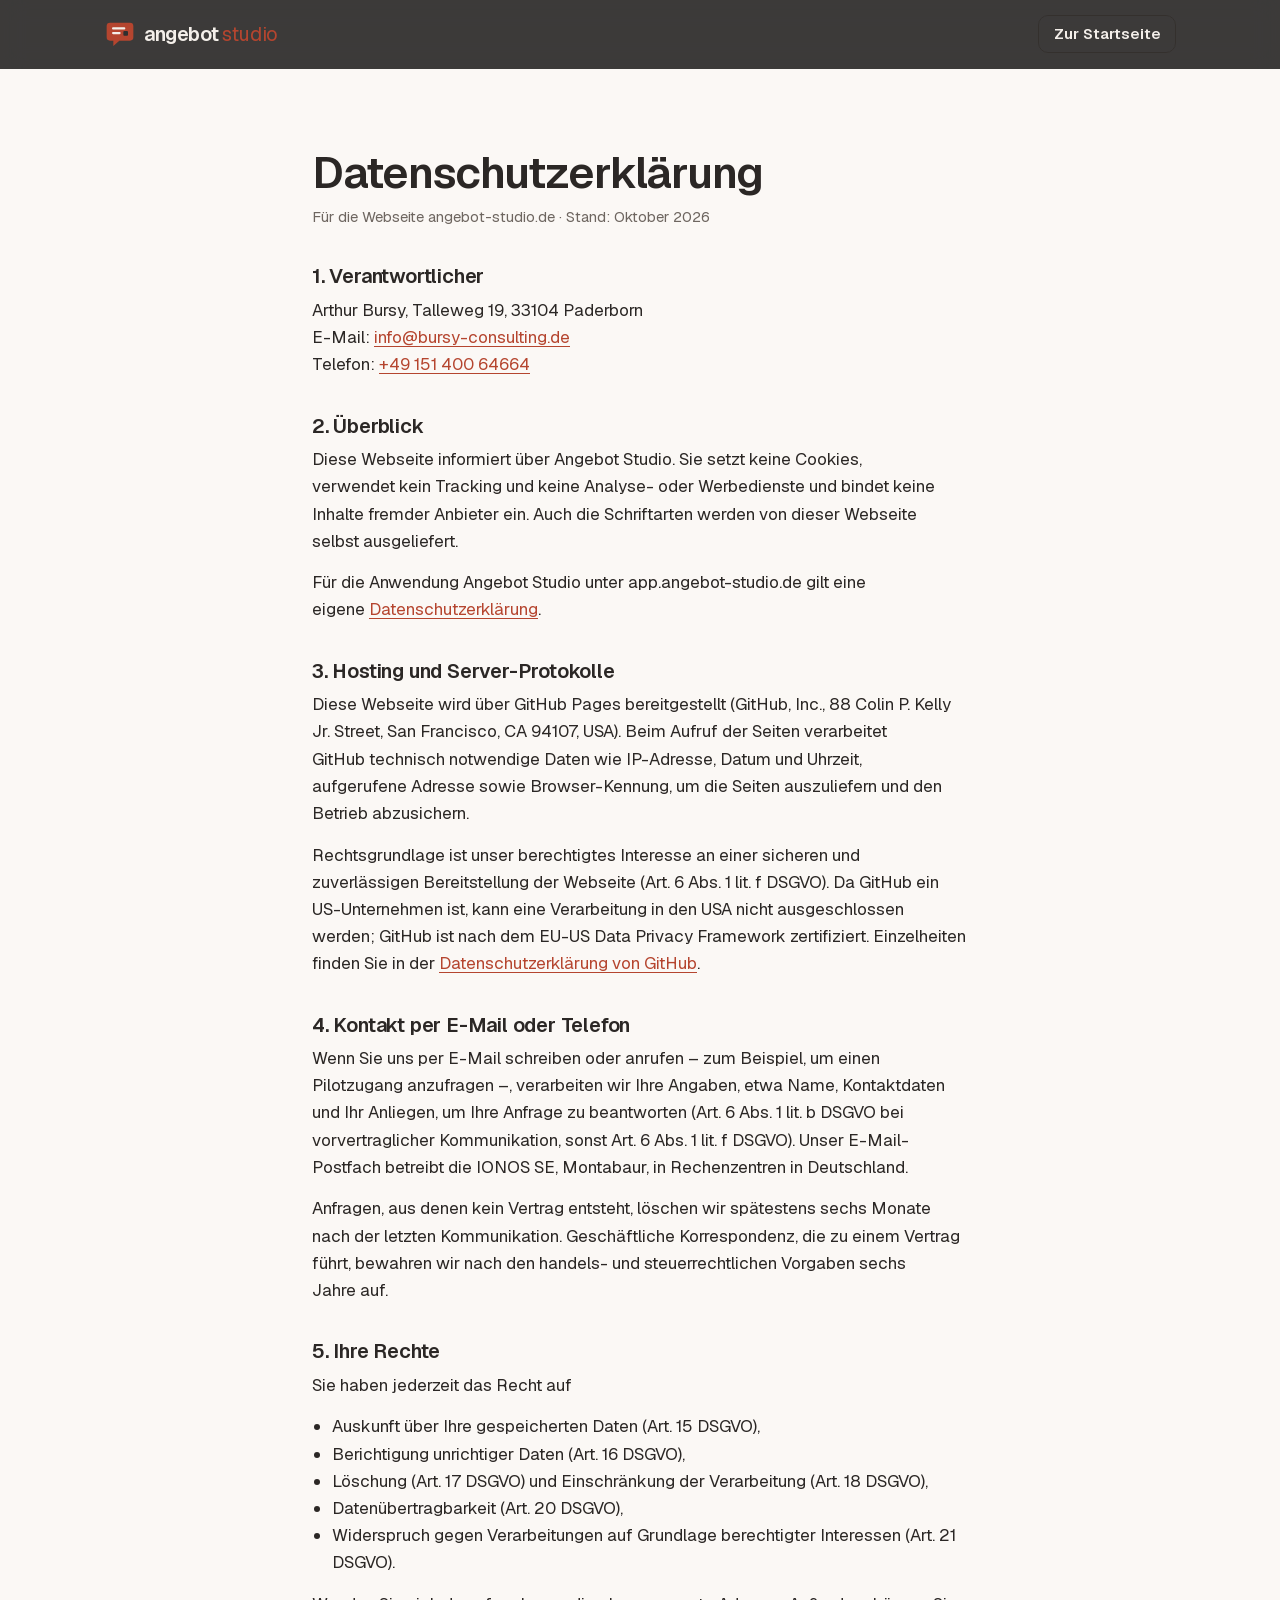
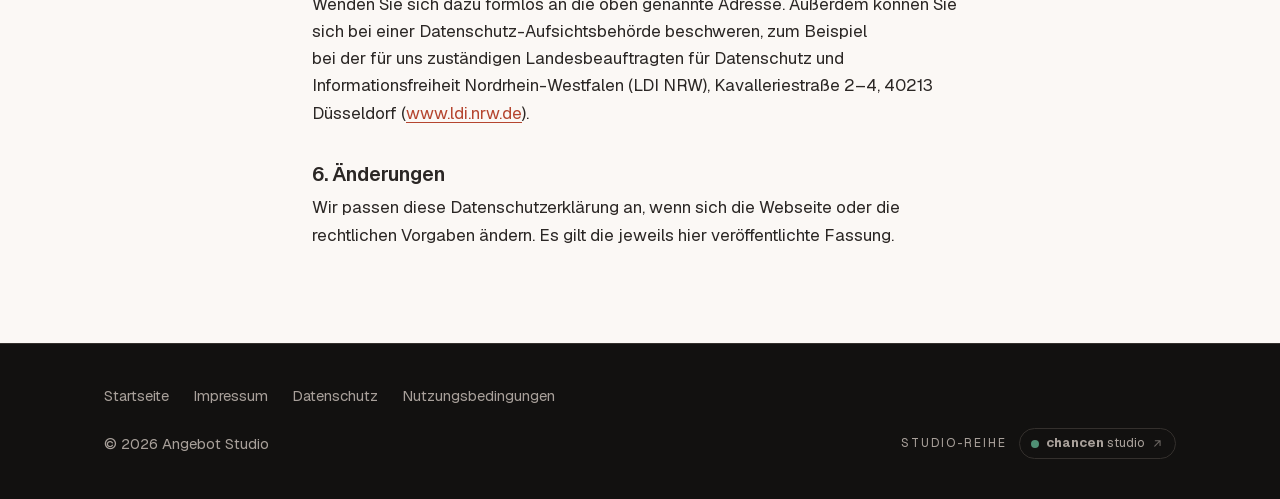
<file: datenschutz.html>
<!doctype html>
<html lang="de">
  <head>
    <meta charset="utf-8" />
    <meta name="viewport" content="width=device-width, initial-scale=1" />
    <title>Datenschutz · Angebot Studio</title>
    <meta name="theme-color" content="#121110" />
    <link rel="icon" href="favicon.ico" sizes="32x32" />
    <link rel="icon" href="favicon.svg" type="image/svg+xml" />
    <link rel="apple-touch-icon" href="apple-touch-icon.png" />
    <link rel="stylesheet" href="styles.css" />
    
  </head>
  <body>
    <a class="skip-link" href="#inhalt">Zum Inhalt springen</a>
    <header class="kopf nacht" id="kopf">
      <div class="container kopf-innen">
        <a class="logo" href="./" aria-label="Angebot Studio – zur Startseite">
          <svg viewBox="0 0 48 48" aria-hidden="true">
            <path d="M9 7h30a5 5 0 0 1 5 5v17a5 5 0 0 1-5 5H23l-9 8v-8H9a5 5 0 0 1-5-5V12a5 5 0 0 1 5-5z" fill="#B5452F" />
            <rect x="12" y="14" width="20" height="3.2" rx="1.6" fill="#F4EFEA" />
            <rect x="12" y="21" width="13" height="3.2" rx="1.6" fill="#F4EFEA" />
            <rect x="29" y="19.5" width="7" height="7" rx="1.5" fill="#2F2F2F" />
          </svg>
          <span class="logo-wort" aria-hidden="true"><b>angebot</b><span class="logo-studio">studio</span></span>
        </a>
        <a class="knopf knopf-rahmen knopf-klein" href="./">Zur Startseite</a>
      </div>
    </header>
    <main id="inhalt" class="container recht">
      <h1>Datenschutzerklärung</h1>
      <p class="stand">Für die Webseite angebot-studio.de · Stand: Oktober 2026</p>

      <h2>1. Verantwortlicher</h2>
      <p>
        Arthur Bursy, Talleweg 19, 33104 Paderborn<br />
        E-Mail: <a href="mailto:info@bursy-consulting.de">info@bursy-consulting.de</a><br />
        Telefon: <a href="tel:+4915140064664">+49 151 400 64664</a>
      </p>

      <h2>2. Überblick</h2>
      <p>
        Diese Webseite informiert über Angebot Studio. Sie setzt keine Cookies, verwendet kein Tracking und keine Analyse-
        oder Werbedienste und bindet keine Inhalte fremder Anbieter ein. Auch die Schriftarten werden von dieser Webseite
        selbst ausgeliefert.
      </p>
      <p>
        Für die Anwendung Angebot Studio unter app.angebot-studio.de gilt eine eigene
        <a href="https://app.angebot-studio.de/datenschutz">Datenschutzerklärung</a>.
      </p>

      <h2>3. Hosting und Server-Protokolle</h2>
      <p>
        Diese Webseite wird über GitHub Pages bereitgestellt (GitHub, Inc., 88 Colin P. Kelly Jr. Street, San Francisco,
        CA 94107, USA). Beim Aufruf der Seiten verarbeitet GitHub technisch notwendige Daten wie IP-Adresse, Datum und
        Uhrzeit, aufgerufene Adresse sowie Browser-Kennung, um die Seiten auszuliefern und den Betrieb abzusichern.
      </p>
      <p>
        Rechtsgrundlage ist unser berechtigtes Interesse an einer sicheren und zuverlässigen Bereitstellung der Webseite
        (Art. 6 Abs. 1 lit. f DSGVO). Da GitHub ein US-Unternehmen ist, kann eine Verarbeitung in den USA nicht
        ausgeschlossen werden; GitHub ist nach dem EU-US Data Privacy Framework zertifiziert. Einzelheiten finden Sie in der
        <a href="https://docs.github.com/de/site-policy/privacy-policies/github-general-privacy-statement">Datenschutzerklärung von GitHub</a>.
      </p>

      <h2>4. Kontakt per E-Mail oder Telefon</h2>
      <p>
        Wenn Sie uns per E-Mail schreiben oder anrufen – zum Beispiel, um einen Pilotzugang anzufragen –, verarbeiten wir
        Ihre Angaben, etwa Name, Kontaktdaten und Ihr Anliegen, um Ihre Anfrage zu beantworten (Art. 6 Abs. 1 lit. b DSGVO
        bei vorvertraglicher Kommunikation, sonst Art. 6 Abs. 1 lit. f DSGVO). Unser E-Mail-Postfach betreibt die IONOS SE,
        Montabaur, in Rechenzentren in Deutschland.
      </p>
      <p>
        Anfragen, aus denen kein Vertrag entsteht, löschen wir spätestens sechs Monate nach der letzten Kommunikation.
        Geschäftliche Korrespondenz, die zu einem Vertrag führt, bewahren wir nach den handels- und steuerrechtlichen
        Vorgaben sechs Jahre auf.
      </p>

      <h2>5. Ihre Rechte</h2>
      <p>Sie haben jederzeit das Recht auf</p>
      <ul>
        <li>Auskunft über Ihre gespeicherten Daten (Art. 15 DSGVO),</li>
        <li>Berichtigung unrichtiger Daten (Art. 16 DSGVO),</li>
        <li>Löschung (Art. 17 DSGVO) und Einschränkung der Verarbeitung (Art. 18 DSGVO),</li>
        <li>Datenübertragbarkeit (Art. 20 DSGVO),</li>
        <li>Widerspruch gegen Verarbeitungen auf Grundlage berechtigter Interessen (Art. 21 DSGVO).</li>
      </ul>
      <p>
        Wenden Sie sich dazu formlos an die oben genannte Adresse. Außerdem können Sie sich bei einer
        Datenschutz-Aufsichtsbehörde beschweren, zum Beispiel bei der für uns zuständigen Landesbeauftragten für Datenschutz
        und Informationsfreiheit Nordrhein-Westfalen (LDI NRW), Kavalleriestraße 2–4, 40213 Düsseldorf
        (<a href="https://www.ldi.nrw.de">www.ldi.nrw.de</a>).
      </p>

      <h2>6. Änderungen</h2>
      <p>
        Wir passen diese Datenschutzerklärung an, wenn sich die Webseite oder die rechtlichen Vorgaben ändern. Es gilt die
        jeweils hier veröffentlichte Fassung.
      </p>
    </main>
    <footer class="fuss nacht">
      <div class="container fuss-innen">
        <nav aria-label="Rechtliches">
          <ul class="fuss-links">
            <li><a href="./">Startseite</a></li>
            <li><a href="impressum.html">Impressum</a></li>
            <li><a href="datenschutz.html">Datenschutz</a></li>
            <li><a href="https://app.angebot-studio.de/nutzungsbedingungen">Nutzungsbedingungen</a></li>
          </ul>
        </nav>
        <div class="fuss-unten">
          <p class="fuss-copy">© 2026 Angebot Studio</p>
          <p class="studio-reihe">
            <span class="studio-reihe-label">Studio-Reihe</span>
            <a class="studio-chip" href="https://chancen-studio.de" target="_blank" rel="noopener" title="Chancen Studio – Aus Daten wird Durchblick.">
              <span class="studio-punkt" style="--farbe: #4f8f74" aria-hidden="true"></span>
              <span><b>chancen</b> studio</span>
              <svg viewBox="0 0 24 24" aria-hidden="true" fill="none" stroke="currentColor" stroke-width="2" stroke-linecap="round" stroke-linejoin="round"><path d="M7 17 17 7M8 7h9v9" /></svg>
            </a>
          </p>
        </div>
      </div>
    </footer>
    <script src="main.js" defer></script>
  </body>
</html>
</file>
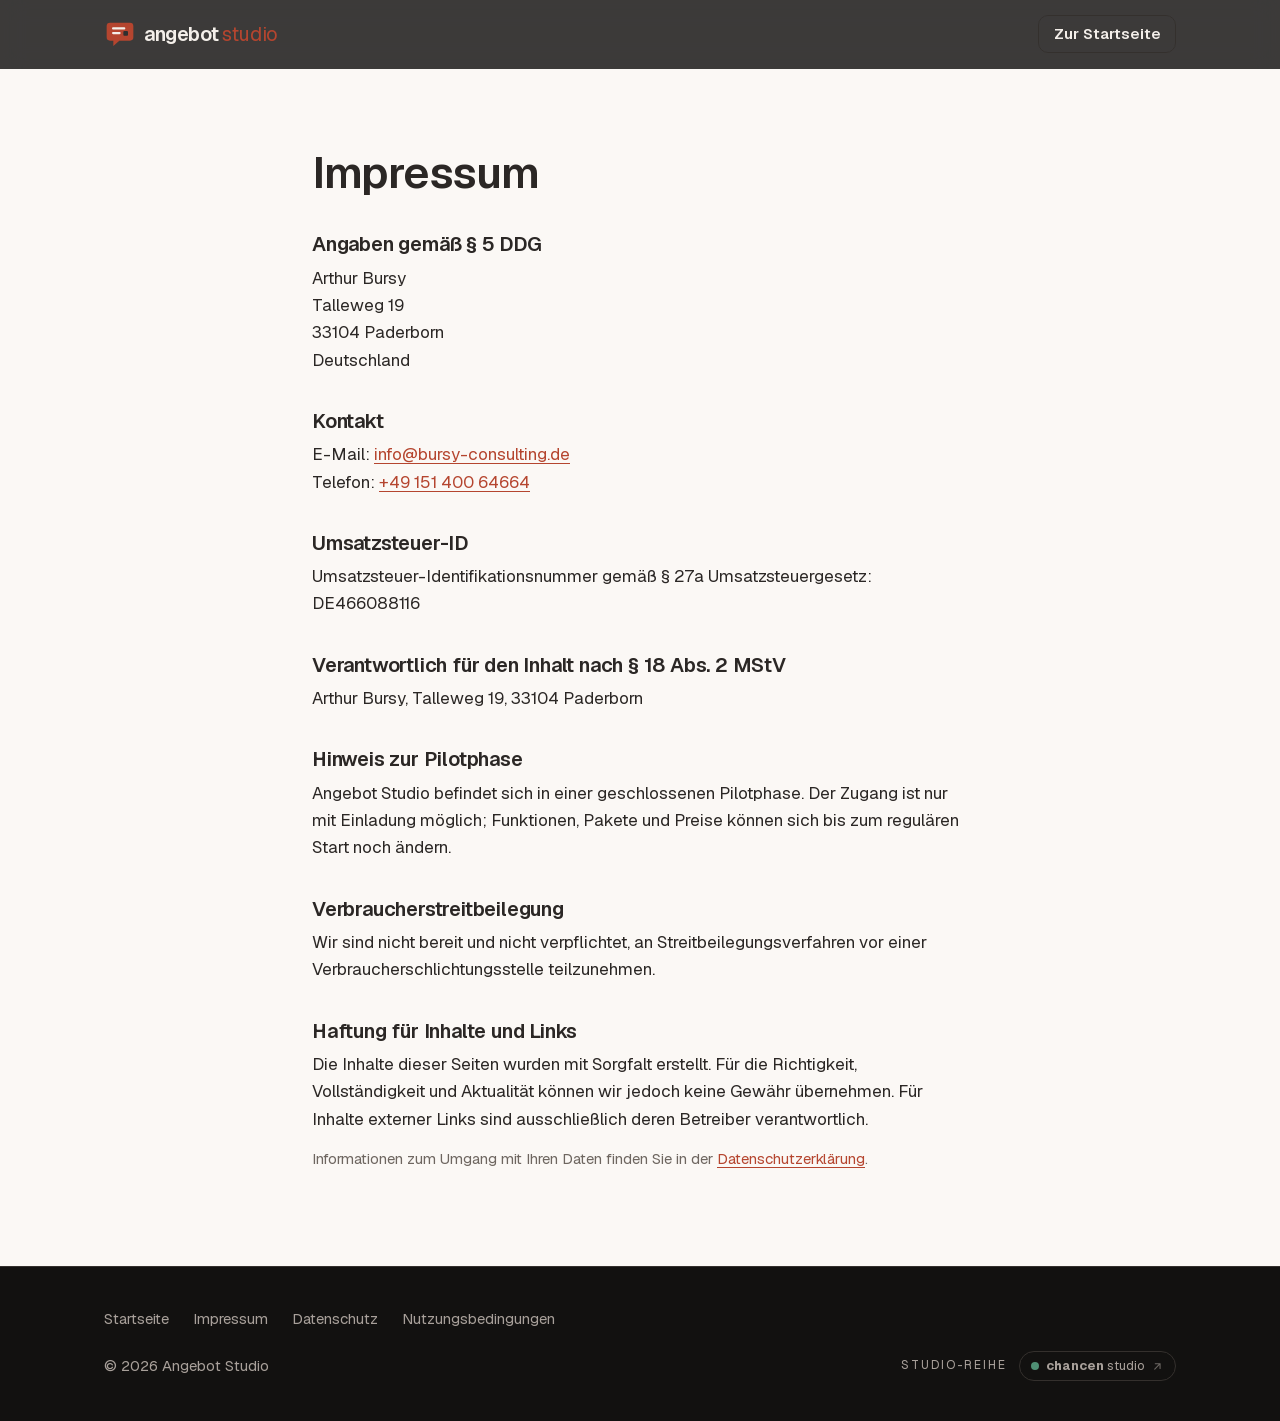
<file: impressum.html>
<!doctype html>
<html lang="de">
  <head>
    <meta charset="utf-8" />
    <meta name="viewport" content="width=device-width, initial-scale=1" />
    <title>Impressum · Angebot Studio</title>
    <meta name="theme-color" content="#121110" />
    <link rel="icon" href="favicon.ico" sizes="32x32" />
    <link rel="icon" href="favicon.svg" type="image/svg+xml" />
    <link rel="apple-touch-icon" href="apple-touch-icon.png" />
    <link rel="stylesheet" href="styles.css" />
    
  </head>
  <body>
    <a class="skip-link" href="#inhalt">Zum Inhalt springen</a>
    <header class="kopf nacht" id="kopf">
      <div class="container kopf-innen">
        <a class="logo" href="./" aria-label="Angebot Studio – zur Startseite">
          <svg viewBox="0 0 48 48" aria-hidden="true">
            <path d="M9 7h30a5 5 0 0 1 5 5v17a5 5 0 0 1-5 5H23l-9 8v-8H9a5 5 0 0 1-5-5V12a5 5 0 0 1 5-5z" fill="#B5452F" />
            <rect x="12" y="14" width="20" height="3.2" rx="1.6" fill="#F4EFEA" />
            <rect x="12" y="21" width="13" height="3.2" rx="1.6" fill="#F4EFEA" />
            <rect x="29" y="19.5" width="7" height="7" rx="1.5" fill="#2F2F2F" />
          </svg>
          <span class="logo-wort" aria-hidden="true"><b>angebot</b><span class="logo-studio">studio</span></span>
        </a>
        <a class="knopf knopf-rahmen knopf-klein" href="./">Zur Startseite</a>
      </div>
    </header>
    <main id="inhalt" class="container recht">
      <h1>Impressum</h1>

      <h2>Angaben gemäß § 5 DDG</h2>
      <p>Arthur Bursy<br />Talleweg 19<br />33104 Paderborn<br />Deutschland</p>

      <h2>Kontakt</h2>
      <p>
        E-Mail: <a href="mailto:info@bursy-consulting.de">info@bursy-consulting.de</a><br />
        Telefon: <a href="tel:+4915140064664">+49 151 400 64664</a>
      </p>

      <h2>Umsatzsteuer-ID</h2>
      <p>Umsatzsteuer-Identifikationsnummer gemäß § 27a Umsatzsteuergesetz: DE466088116</p>

      <h2>Verantwortlich für den Inhalt nach § 18 Abs. 2 MStV</h2>
      <p>Arthur Bursy, Talleweg 19, 33104 Paderborn</p>

      <h2>Hinweis zur Pilotphase</h2>
      <p>
        Angebot Studio befindet sich in einer geschlossenen Pilotphase. Der Zugang ist nur mit Einladung möglich;
        Funktionen, Pakete und Preise können sich bis zum regulären Start noch ändern.
      </p>

      <h2>Verbraucherstreitbeilegung</h2>
      <p>
        Wir sind nicht bereit und nicht verpflichtet, an Streitbeilegungsverfahren vor einer Verbraucherschlichtungsstelle
        teilzunehmen.
      </p>

      <h2>Haftung für Inhalte und Links</h2>
      <p>
        Die Inhalte dieser Seiten wurden mit Sorgfalt erstellt. Für die Richtigkeit, Vollständigkeit und Aktualität können
        wir jedoch keine Gewähr übernehmen. Für Inhalte externer Links sind ausschließlich deren Betreiber verantwortlich.
      </p>

      <p class="stand">
        Informationen zum Umgang mit Ihren Daten finden Sie in der <a href="datenschutz.html">Datenschutzerklärung</a>.
      </p>
    </main>
    <footer class="fuss nacht">
      <div class="container fuss-innen">
        <nav aria-label="Rechtliches">
          <ul class="fuss-links">
            <li><a href="./">Startseite</a></li>
            <li><a href="impressum.html">Impressum</a></li>
            <li><a href="datenschutz.html">Datenschutz</a></li>
            <li><a href="https://app.angebot-studio.de/nutzungsbedingungen">Nutzungsbedingungen</a></li>
          </ul>
        </nav>
        <div class="fuss-unten">
          <p class="fuss-copy">© 2026 Angebot Studio</p>
          <p class="studio-reihe">
            <span class="studio-reihe-label">Studio-Reihe</span>
            <a class="studio-chip" href="https://chancen-studio.de" target="_blank" rel="noopener" title="Chancen Studio – Aus Daten wird Durchblick.">
              <span class="studio-punkt" style="--farbe: #4f8f74" aria-hidden="true"></span>
              <span><b>chancen</b> studio</span>
              <svg viewBox="0 0 24 24" aria-hidden="true" fill="none" stroke="currentColor" stroke-width="2" stroke-linecap="round" stroke-linejoin="round"><path d="M7 17 17 7M8 7h9v9" /></svg>
            </a>
          </p>
        </div>
      </div>
    </footer>
    <script src="main.js" defer></script>
  </body>
</html>
</file>
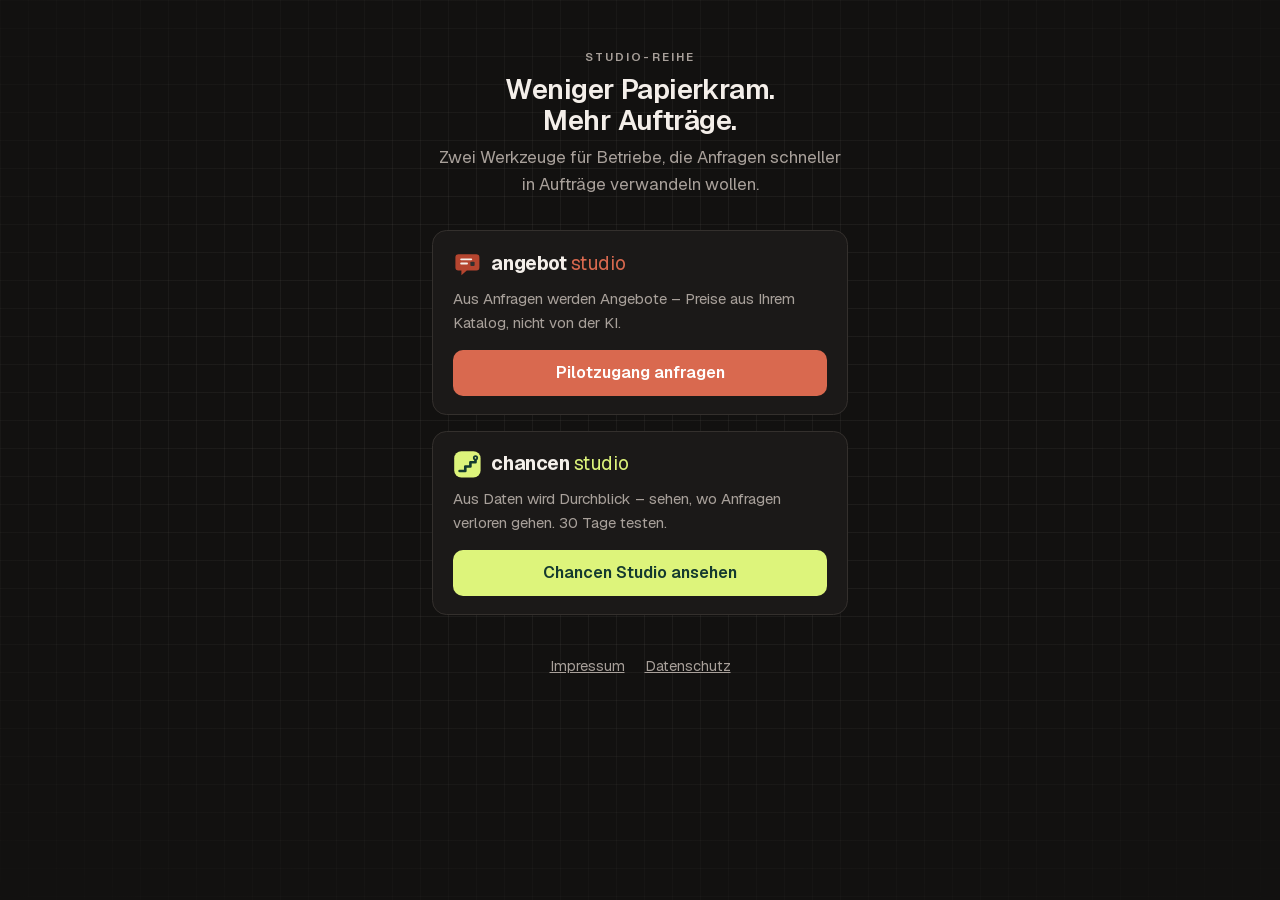
<file: links.html>
<!doctype html>
<html lang="de">
  <head>
    <meta charset="utf-8" />
    <meta name="viewport" content="width=device-width, initial-scale=1" />
    <title>Links · Studio-Reihe</title>
    <meta name="description" content="Angebot Studio und Chancen Studio – Pilotzugang, Impressum und Datenschutz." />
    <meta name="robots" content="noindex" />
    <meta name="theme-color" content="#121110" />
    <link rel="icon" href="favicon.ico" sizes="32x32" />
    <link rel="icon" href="favicon.svg" type="image/svg+xml" />
    <link rel="apple-touch-icon" href="apple-touch-icon.png" />
    <link rel="stylesheet" href="styles.css" />
    <style>
      /* Link-in-Bio-Seite für Instagram: eine Spalte, große Tippflächen, kein Tracking. */
      .links { min-height: 100vh; padding: 3rem var(--rand) 2rem; display: flex; justify-content: center; }
      .links-innen { width: 100%; max-width: 26rem; display: flex; flex-direction: column; gap: 1rem; }
      .links-kopf { text-align: center; margin-bottom: 1rem; }
      .links-kopf p { margin: 0.5rem 0 0; color: var(--nacht-leise); }
      .links-kopf .ueber { font-size: 0.72rem; font-weight: 600; letter-spacing: 0.18em; text-transform: uppercase; color: var(--nacht-leise); margin: 0; }
      .links-kopf h1 { margin: 0.5rem 0 0; font-size: 1.75rem; letter-spacing: -0.02em; color: var(--nacht-text); }
      .produkt { display: block; padding: 1.1rem 1.25rem; border-radius: 0.9rem; background: var(--nacht-2); border: 1px solid var(--nacht-linie);
        color: var(--nacht-text); text-decoration: none; transition: border-color 0.15s ease, transform 0.15s ease; }
      .produkt:hover { border-color: var(--akzent); }
      .produkt:active { transform: scale(0.99); }
      .produkt-marke { display: flex; align-items: center; gap: 0.6rem; font-size: 1.2rem; letter-spacing: -0.02em; }
      .produkt-marke svg { width: 1.8rem; height: 1.8rem; flex: none; }
      .produkt-marke span span { margin-left: 0.2em; color: var(--akzent); }
      .produkt p { margin: 0.45rem 0 0; color: var(--nacht-leise); font-size: 0.95rem; }
      .produkt .knopf { margin-top: 0.9rem; width: 100%; justify-content: center; background: var(--akzent); color: var(--knopf-text); border-color: transparent; }
      .angebot { --akzent: var(--ziegel-hell); --knopf-text: #fff; }
      .chancen { --akzent: #ddf47b; --knopf-text: #143a2f; }
      .links-fuss { margin-top: 1.5rem; display: flex; justify-content: center; gap: 1.25rem; font-size: 0.9rem; }
      .links-fuss a { color: var(--nacht-leise); }
    </style>
  </head>
  <body class="nacht raster">
    <main class="links">
      <div class="links-innen">
        <header class="links-kopf">
          <p class="ueber">Studio-Reihe</p>
          <h1>Weniger Papierkram. Mehr Aufträge.</h1>
          <p>Zwei Werkzeuge für Betriebe, die Anfragen schneller in Aufträge verwandeln wollen.</p>
        </header>

        <a class="produkt angebot" href="./#pilot">
          <span class="produkt-marke">
            <svg viewBox="0 0 48 48" aria-hidden="true">
              <path d="M9 7h30a5 5 0 0 1 5 5v17a5 5 0 0 1-5 5H23l-9 8v-8H9a5 5 0 0 1-5-5V12a5 5 0 0 1 5-5z" fill="#B5452F" />
              <rect x="12" y="14" width="20" height="3.2" rx="1.6" fill="#F4EFEA" />
              <rect x="12" y="21" width="13" height="3.2" rx="1.6" fill="#F4EFEA" />
              <rect x="29" y="19.5" width="7" height="7" rx="1.5" fill="#2F2F2F" />
            </svg>
            <span><b>angebot</b><span>studio</span></span>
          </span>
          <p>Aus Anfragen werden Angebote – Preise aus Ihrem Katalog, nicht von der KI.</p>
          <span class="knopf">Pilotzugang anfragen</span>
        </a>

        <a class="produkt chancen" href="https://chancen-studio.de" rel="noopener">
          <span class="produkt-marke">
            <svg viewBox="0 0 48 48" aria-hidden="true">
              <rect x="2" y="2" width="44" height="44" rx="12" fill="#DDF47B" />
              <path d="M11 35h9.5v-7.5H29v-7h8.5v-7.5" fill="none" stroke="#143A2F" stroke-width="4.4" stroke-linecap="round" stroke-linejoin="round" />
              <circle cx="37.5" cy="13" r="4.3" fill="#143A2F" />
              <circle cx="37.5" cy="13" r="1.4" fill="#DDF47B" />
            </svg>
            <span><b>chancen</b><span>studio</span></span>
          </span>
          <p>Aus Daten wird Durchblick – sehen, wo Anfragen verloren gehen. 30 Tage testen.</p>
          <span class="knopf">Chancen Studio ansehen</span>
        </a>

        <nav class="links-fuss" aria-label="Rechtliches">
          <a href="impressum.html">Impressum</a>
          <a href="datenschutz.html">Datenschutz</a>
        </nav>
      </div>
    </main>
  </body>
</html>
</file>
<file: styles.css>
/* Angebot Studio – Webseite. Farben und Schriften wie in der App (Ziegel, Graphit, Kalk; Geist + Caveat). */

@font-face {
  font-family: "Geist";
  src: url("fonts/geist-latin.woff2") format("woff2");
  font-weight: 100 900;
  font-style: normal;
  font-display: swap;
}

@font-face {
  font-family: "Caveat";
  src: url("fonts/caveat-latin.woff2") format("woff2");
  font-weight: 400 700;
  font-style: normal;
  font-display: swap;
}

:root {
  --ziegel: #b5452f;
  --ziegel-dunkel: #963822;
  --ziegel-hell: #d9694f;
  --graphit: #2f2f2f;
  --kalk: #f4efea;
  --kalk-tief: #eae2d9;
  --papier: #fbf8f5;
  --nacht: #121110;
  --nacht-2: #1b1918;
  --nacht-3: #24211f;
  --nacht-linie: #34302d;

  --text: #2b2725;
  --text-leise: #6e6660;
  --linie: #e3dad1;
  --nacht-text: #f4efea;
  --nacht-leise: #a8a09a;

  --font-sans: "Geist", ui-sans-serif, system-ui, -apple-system, "Segoe UI", sans-serif;
  --font-hand: "Caveat", "Segoe Print", cursive;

  --breite: 72rem;
  --rand: clamp(1rem, 4vw, 2.5rem);
  --radius: 0.625rem;
  --schatten: 0 1px 2px rgb(47 47 47 / 0.06), 0 8px 24px -8px rgb(47 47 47 / 0.12);
}

*,
*::before,
*::after {
  box-sizing: border-box;
}

html {
  -webkit-text-size-adjust: 100%;
  scroll-behavior: smooth;
  scroll-padding-top: 5rem;
}

body {
  margin: 0;
  background: var(--papier);
  color: var(--text);
  font-family: var(--font-sans);
  font-size: 1.0625rem;
  line-height: 1.6;
  -webkit-font-smoothing: antialiased;
  text-rendering: optimizeLegibility;
  overflow-x: hidden;
}

img,
svg {
  display: block;
  max-width: 100%;
}

a {
  color: inherit;
}

h1,
h2,
h3 {
  margin: 0;
  font-weight: 600;
  letter-spacing: -0.025em;
  line-height: 1.1;
  text-wrap: balance;
}

p {
  margin: 0;
  text-wrap: pretty;
}

ul,
ol {
  margin: 0;
  padding: 0;
  list-style: none;
}

:focus-visible {
  outline: 3px solid var(--ziegel);
  outline-offset: 3px;
  border-radius: 4px;
}

.nacht :focus-visible {
  outline-color: var(--kalk);
}

.sr-only {
  position: absolute;
  width: 1px;
  height: 1px;
  padding: 0;
  margin: -1px;
  overflow: hidden;
  clip: rect(0 0 0 0);
  white-space: nowrap;
  border: 0;
}

.skip-link {
  position: absolute;
  left: 1rem;
  top: -4rem;
  z-index: 100;
  padding: 0.6rem 1rem;
  border-radius: var(--radius);
  background: var(--kalk);
  color: var(--graphit);
  font-weight: 600;
  text-decoration: none;
}

.skip-link:focus {
  top: 1rem;
}

.container {
  width: 100%;
  max-width: var(--breite);
  margin-inline: auto;
  padding-inline: var(--rand);
}

.hand {
  font-family: var(--font-hand);
  font-weight: 600;
  letter-spacing: 0;
}

/* ---------- Flächen ---------- */

.nacht {
  background: var(--nacht);
  color: var(--nacht-text);
  color-scheme: dark;
}

/* Karo-Raster wie im Skizzenbuch. */
.raster {
  position: relative;
  isolation: isolate;
}

.raster::before {
  content: "";
  position: absolute;
  inset: 0;
  z-index: -1;
  pointer-events: none;
  background-image:
    linear-gradient(to right, var(--raster-farbe, rgb(47 47 47 / 0.06)) 1px, transparent 1px),
    linear-gradient(to bottom, var(--raster-farbe, rgb(47 47 47 / 0.06)) 1px, transparent 1px);
  background-size: 28px 28px;
  mask-image: radial-gradient(ellipse 85% 75% at 50% 45%, #000 35%, transparent 100%);
}

.nacht.raster {
  --raster-farbe: rgb(244 239 234 / 0.05);
}

/* ---------- Knöpfe ---------- */

.knopf {
  display: inline-flex;
  align-items: center;
  justify-content: center;
  gap: 0.5rem;
  min-height: 2.875rem;
  padding: 0.7rem 1.25rem;
  border: 1px solid transparent;
  border-radius: var(--radius);
  font: inherit;
  font-size: 1rem;
  font-weight: 600;
  line-height: 1.2;
  text-decoration: none;
  cursor: pointer;
  transition:
    background-color 0.2s ease,
    border-color 0.2s ease,
    color 0.2s ease,
    transform 0.2s ease;
}

.knopf:active {
  transform: translateY(1px);
}

.knopf svg {
  width: 1.1em;
  height: 1.1em;
  flex-shrink: 0;
}

.knopf-primaer {
  background: var(--ziegel);
  color: #fff;
}

.knopf-primaer:hover {
  background: var(--ziegel-dunkel);
}

.knopf-rahmen {
  border-color: var(--linie);
  background: #fff;
  color: var(--graphit);
}

.knopf-rahmen:hover {
  border-color: var(--graphit);
}

.nacht .knopf-rahmen {
  border-color: var(--nacht-linie);
  background: transparent;
  color: var(--nacht-text);
}

.nacht .knopf-rahmen:hover {
  border-color: var(--nacht-leise);
  background: rgb(255 255 255 / 0.04);
}

.knopf-klein {
  min-height: 2.375rem;
  padding: 0.45rem 0.9rem;
  font-size: 0.9375rem;
}

/* ---------- Logo ---------- */

.logo {
  display: inline-flex;
  align-items: center;
  gap: 0.5rem;
  font-size: 1.25rem;
  letter-spacing: -0.02em;
  text-decoration: none;
  white-space: nowrap;
}

.logo svg {
  width: 2rem;
  height: 2rem;
}

.logo b {
  font-weight: 600;
}

.logo .logo-studio {
  margin-left: 0.2em;
  color: var(--ziegel);
  font-weight: 400;
}

/* ---------- Kopfzeile ---------- */

.kopf {
  position: sticky;
  top: 0;
  z-index: 50;
  border-bottom: 1px solid transparent;
  background: rgb(18 17 16 / 0.82);
  backdrop-filter: blur(12px);
  -webkit-backdrop-filter: blur(12px);
  transition: border-color 0.3s ease;
}

.kopf.ist-gescrollt {
  border-bottom-color: var(--nacht-linie);
}

.kopf-innen {
  display: flex;
  align-items: center;
  justify-content: space-between;
  gap: 1.5rem;
  min-height: 4.25rem;
}

.kopf-nav {
  display: flex;
  align-items: center;
  gap: 2rem;
}

.kopf-links {
  display: flex;
  gap: 1.75rem;
  font-size: 0.9375rem;
}

.kopf-links a {
  color: var(--nacht-leise);
  text-decoration: none;
  transition: color 0.2s ease;
}

.kopf-links a:hover {
  color: var(--nacht-text);
}

.kopf-aktionen {
  display: flex;
  align-items: center;
  gap: 0.5rem;
}

.menue-knopf {
  display: none;
  align-items: center;
  justify-content: center;
  width: 2.75rem;
  height: 2.75rem;
  border: 0;
  border-radius: var(--radius);
  background: transparent;
  color: var(--nacht-text);
  cursor: pointer;
}

.menue-knopf svg {
  width: 1.5rem;
  height: 1.5rem;
}

/* ---------- Hero ---------- */

.hero {
  overflow: hidden;
  background:
    radial-gradient(110% 70% at 0% 0%, rgb(255 255 255 / 0.06), transparent 60%),
    linear-gradient(to bottom, var(--nacht) 0%, #191716 100%);
}

.hero-innen {
  display: grid;
  grid-template-columns: minmax(0, 5fr) minmax(0, 6fr);
  align-items: center;
  gap: clamp(2rem, 5vw, 4rem);
  padding-block: clamp(3rem, 8vw, 6rem) clamp(2.5rem, 6vw, 4.5rem);
}

.hero-marke {
  display: inline-flex;
  align-items: center;
  gap: 0.6rem;
  margin-bottom: 1.5rem;
  color: var(--nacht-leise);
  font-size: 0.8125rem;
  font-weight: 500;
  letter-spacing: 0.16em;
  text-transform: uppercase;
}

.hero-marke::before {
  content: "";
  width: 1.75rem;
  height: 2px;
  border-radius: 2px;
  background: var(--ziegel-hell);
}

.hero h1 {
  font-size: clamp(2.6rem, 6.2vw, 4.75rem);
  letter-spacing: -0.035em;
  line-height: 1.02;
}

.unterstrichen {
  position: relative;
  display: inline-block;
  white-space: nowrap;
}

.unterstrichen svg {
  position: absolute;
  left: -2%;
  bottom: -0.16em;
  width: 104%;
  height: 0.32em;
  overflow: visible;
}

.hero-text {
  max-width: 34rem;
  margin-top: 1.5rem;
  color: var(--nacht-leise);
  font-size: clamp(1.0625rem, 1.6vw, 1.25rem);
  line-height: 1.55;
}

.hero-text strong {
  color: var(--nacht-text);
  font-weight: 500;
}

.hero-aktionen {
  display: flex;
  flex-wrap: wrap;
  gap: 0.75rem;
  margin-top: 2.25rem;
}

.hero-fakten {
  display: flex;
  flex-wrap: wrap;
  gap: 0.5rem 1.5rem;
  margin-top: 2rem;
  color: var(--nacht-leise);
  font-size: 0.9375rem;
}

.hero-fakten li {
  display: inline-flex;
  align-items: center;
  gap: 0.45rem;
}

.hero-fakten svg {
  width: 1rem;
  height: 1rem;
  color: var(--ziegel-hell);
}

.hero-bild {
  position: relative;
  min-width: 0;
}

.hero-skizze {
  width: 100%;
  height: auto;
  aspect-ratio: 584 / 470;
}

.hero-aussagen {
  display: grid;
  grid-template-columns: repeat(3, minmax(0, 1fr));
  gap: 1.5rem;
  padding-block: 1.75rem 2.25rem;
  border-top: 1px solid var(--nacht-linie);
}

.hero-aussagen li {
  display: grid;
  gap: 0.5rem;
  font-size: 1.0625rem;
  line-height: 1.4;
}

.hero-aussagen span {
  color: var(--nacht-leise);
  font-size: 0.75rem;
  font-weight: 500;
  letter-spacing: 0.2em;
  font-variant-numeric: tabular-nums;
}

/* Skizze zeichnet sich beim Laden selbst (wie auf der Anmeldeseite der App). */
.skizze-strich {
  stroke-dasharray: 1;
  stroke-dashoffset: 1;
  animation: zeichnen var(--dauer, 0.7s) ease-in-out var(--d, 0s) forwards;
}

.skizze-text {
  opacity: 0;
  animation: einblenden 0.6s ease-out var(--d, 0s) forwards;
}

@keyframes zeichnen {
  to {
    stroke-dashoffset: 0;
  }
}

@keyframes einblenden {
  to {
    opacity: 1;
  }
}

/* ---------- Abschnitte ---------- */

.abschnitt {
  padding-block: clamp(4rem, 10vw, 7.5rem);
}

.abschnitt-kalk {
  background: var(--kalk);
}

.abschnitt-weiss {
  background: #fff;
}

.kopfzeile {
  max-width: 44rem;
  margin-bottom: clamp(2.5rem, 6vw, 4rem);
}

.kopfzeile-mitte {
  margin-inline: auto;
  text-align: center;
}

.eyebrow {
  display: block;
  margin-bottom: 0.75rem;
  color: var(--ziegel);
  font-family: var(--font-hand);
  font-size: 1.6rem;
  font-weight: 600;
  line-height: 1;
}

.nacht .eyebrow {
  color: var(--ziegel-hell);
}

.kopfzeile h2 {
  font-size: clamp(2rem, 4.4vw, 3.25rem);
}

.kopfzeile p {
  margin-top: 1.1rem;
  color: var(--text-leise);
  font-size: 1.125rem;
}

.nacht .kopfzeile p {
  color: var(--nacht-leise);
}

/* ---------- Kennen Sie das? ---------- */

.problem {
  display: grid;
  grid-template-columns: minmax(0, 5fr) minmax(0, 6fr);
  gap: clamp(2rem, 6vw, 5rem);
  align-items: start;
}

.problem .kopfzeile {
  margin-bottom: 0;
}

.notizzettel {
  position: relative;
  padding: clamp(1.5rem, 4vw, 2.5rem);
  border: 1px solid var(--linie);
  border-radius: 4px;
  background:
    repeating-linear-gradient(to bottom, transparent 0 2.45rem, rgb(181 69 47 / 0.12) 2.45rem calc(2.45rem + 1px)),
    #fff;
  background-position: 0 1.4rem;
  box-shadow: var(--schatten);
  transform: rotate(-0.8deg);
}

.notizzettel::before {
  content: "";
  position: absolute;
  top: -0.85rem;
  left: 50%;
  width: 6.5rem;
  height: 1.7rem;
  background: rgb(234 226 217 / 0.85);
  box-shadow: 0 1px 2px rgb(47 47 47 / 0.08);
  transform: translateX(-50%) rotate(2deg);
}

.notizzettel li {
  position: relative;
  width: fit-content;
  max-width: 100%;
  font-family: var(--font-hand);
  font-size: clamp(1.5rem, 3vw, 1.85rem);
  font-weight: 500;
  line-height: 2.45rem;
  color: var(--graphit);
}

.notizzettel li::after {
  content: "";
  position: absolute;
  left: -0.25rem;
  right: -0.25rem;
  top: 52%;
  height: 3px;
  border-radius: 3px;
  background: var(--ziegel);
  transform: scaleX(var(--strich, 1)) rotate(-1.2deg);
  transform-origin: left center;
  transition: transform 0.55s cubic-bezier(0.65, 0, 0.35, 1);
  transition-delay: calc(var(--i, 0) * 0.18s + 0.2s);
}

.js .notizzettel:not(.ist-sichtbar) li::after {
  --strich: 0;
}

.notizzettel-fazit {
  margin-top: 1.25rem;
  color: var(--ziegel);
  font-family: var(--font-hand);
  font-size: clamp(1.7rem, 3.4vw, 2.1rem);
  font-weight: 700;
  line-height: 1.2;
}

/* ---------- Ablauf ---------- */

.schritte {
  display: grid;
  grid-template-columns: repeat(4, minmax(0, 1fr));
  gap: 1.5rem;
  counter-reset: schritt;
}

.schritt {
  position: relative;
  padding-top: 0.25rem;
}

.schritt-nr {
  position: relative;
  display: grid;
  place-items: center;
  width: 3.25rem;
  height: 3.25rem;
  margin-bottom: 1.1rem;
  color: var(--ziegel);
  font-family: var(--font-hand);
  font-size: 1.9rem;
  font-weight: 700;
}

.schritt-nr svg {
  position: absolute;
  inset: 0;
  width: 100%;
  height: 100%;
  color: var(--ziegel);
}

.schritt h3 {
  font-size: 1.1875rem;
  letter-spacing: -0.015em;
}

.schritt p {
  margin-top: 0.5rem;
  color: var(--text-leise);
  font-size: 0.9875rem;
}

/* Beispiel: Anfrage → Entwurf */
.beispiel {
  display: grid;
  grid-template-columns: minmax(0, 4fr) auto minmax(0, 7fr);
  align-items: center;
  gap: clamp(1rem, 3vw, 2rem);
  margin-top: clamp(3rem, 7vw, 5rem);
}

.karte {
  border: 1px solid var(--linie);
  border-radius: calc(var(--radius) * 1.4);
  background: #fff;
  box-shadow: var(--schatten);
}

.karte-kopf {
  display: flex;
  align-items: center;
  justify-content: space-between;
  gap: 1rem;
  padding: 0.85rem 1.1rem;
  border-bottom: 1px solid var(--linie);
  font-size: 0.8125rem;
  color: var(--text-leise);
}

.karte-kopf strong {
  color: var(--text);
  font-weight: 600;
}

.punkte {
  display: flex;
  gap: 0.35rem;
}

.punkte i {
  width: 0.6rem;
  height: 0.6rem;
  border-radius: 50%;
  background: var(--linie);
}

.mail {
  padding: 1.1rem 1.25rem 1.35rem;
  font-size: 0.9375rem;
  line-height: 1.55;
}

.mail-betreff {
  margin-bottom: 0.75rem;
  font-weight: 600;
}

.mail p + p {
  margin-top: 0.6rem;
}

.mail mark {
  padding: 0 0.15em;
  border-radius: 3px;
  background: rgb(181 69 47 / 0.12);
  color: inherit;
  box-decoration-break: clone;
  -webkit-box-decoration-break: clone;
}

.beispiel-pfeil {
  display: grid;
  justify-items: center;
  gap: 0.25rem;
  color: var(--ziegel);
  text-align: center;
}

.beispiel-pfeil svg {
  width: 5.5rem;
  height: auto;
}

.beispiel-pfeil .hand {
  font-size: 1.5rem;
  line-height: 1;
  white-space: nowrap;
}

.entwurf {
  position: relative;
}

.entwurf-tabelle {
  width: 100%;
  border-collapse: collapse;
  font-size: 0.875rem;
  font-variant-numeric: tabular-nums;
}

.entwurf-tabelle th {
  padding: 0.6rem 0.75rem;
  border-bottom: 1px solid var(--linie);
  color: var(--text-leise);
  font-size: 0.75rem;
  font-weight: 500;
  text-align: left;
  white-space: nowrap;
}

.entwurf-tabelle td {
  padding: 0.65rem 0.75rem;
  border-bottom: 1px solid var(--kalk-tief);
  vertical-align: top;
}

.entwurf-tabelle .zahl {
  text-align: right;
  white-space: nowrap;
}

.entwurf-tabelle tr.regel td {
  background: var(--papier);
  color: var(--text-leise);
}

.markierung {
  display: inline-flex;
  align-items: center;
  gap: 0.3rem;
  margin-top: 0.3rem;
  padding: 0.1rem 0.45rem;
  border-radius: 999px;
  font-size: 0.6875rem;
  font-weight: 600;
  line-height: 1.5;
  white-space: nowrap;
}

.markierung::before {
  content: "";
  width: 0.4rem;
  height: 0.4rem;
  border-radius: 50%;
  background: currentColor;
}

.markierung-sicher {
  background: #e8f1ea;
  color: #2f6b3f;
}

.markierung-pruefen {
  background: #fbeee0;
  color: #8a4b12;
}

.markierung-regel {
  background: var(--kalk);
  color: var(--text-leise);
}

.entwurf-summe {
  display: grid;
  gap: 0.3rem;
  margin-left: auto;
  width: min(100%, 17rem);
  padding: 0.9rem 0.75rem 0.25rem;
  font-size: 0.875rem;
  font-variant-numeric: tabular-nums;
}

.entwurf-summe div {
  display: flex;
  justify-content: space-between;
  gap: 1rem;
}

.entwurf-summe .gesamt {
  margin-top: 0.3rem;
  padding-top: 0.5rem;
  border-top: 1px solid var(--graphit);
  font-size: 1rem;
  font-weight: 700;
}

.rueckfragen {
  margin: 0.75rem;
  padding: 0.85rem 1rem;
  border-radius: var(--radius);
  background: var(--kalk);
  font-size: 0.875rem;
}

.rueckfragen strong {
  display: block;
  margin-bottom: 0.35rem;
  font-size: 0.8125rem;
}

.rueckfragen li {
  position: relative;
  padding-left: 1rem;
  color: var(--text-leise);
}

.rueckfragen li::before {
  content: "?";
  position: absolute;
  left: 0;
  color: var(--ziegel);
  font-weight: 700;
}

.mit-notiz {
  position: relative;
}

/* Handschriftliche Randnotizen – nur auf breiten Bildschirmen, dort hat der Entwurf rechts Platz dafür. */
.randnotiz {
  position: absolute;
  z-index: 2;
  display: none;
  align-items: flex-start;
  gap: 0.35rem;
  width: 9rem;
  color: var(--ziegel);
  font-family: var(--font-hand);
  font-size: 1.35rem;
  font-weight: 600;
  line-height: 1.05;
  text-align: left;
  white-space: normal;
  pointer-events: none;
}

.randnotiz svg {
  flex-shrink: 0;
  width: 2.6rem;
  height: 1.3rem;
  overflow: visible;
}

.randnotiz-rechts {
  top: 0.35rem;
  left: calc(100% + 1.25rem);
}

.randnotiz-links {
  top: 0.4rem;
  right: calc(100% + 1.75rem);
  width: 10rem;
  text-align: right;
}

.container-weit {
  max-width: 84rem;
}

@media (min-width: 80rem) {
  .randnotiz {
    display: flex;
  }

  .entwurf {
    margin-right: 10rem;
  }
}

.beispiel-hinweis {
  margin-top: 1rem;
  color: var(--text-leise);
  font-size: 0.8125rem;
  text-align: center;
}

/* ---------- Vorteile ---------- */

.vorteile {
  display: grid;
  grid-template-columns: repeat(6, minmax(0, 1fr));
  gap: 1rem;
}

.vorteil {
  grid-column: span 2;
  display: flex;
  flex-direction: column;
  gap: 0.6rem;
  padding: 1.6rem;
  border: 1px solid var(--linie);
  border-radius: calc(var(--radius) * 1.4);
  background: #fff;
}

.vorteil-gross {
  grid-column: span 3;
}

.vorteil-dunkel {
  border-color: var(--nacht-linie);
  background: var(--nacht);
  color: var(--nacht-text);
}

.vorteil-dunkel p {
  color: var(--nacht-leise);
}

.vorteil-symbol {
  display: grid;
  place-items: center;
  width: 2.75rem;
  height: 2.75rem;
  margin-bottom: 0.4rem;
  border-radius: var(--radius);
  background: var(--kalk);
  color: var(--ziegel);
}

.vorteil-dunkel .vorteil-symbol {
  background: var(--nacht-3);
  color: var(--ziegel-hell);
}

.vorteil-symbol svg {
  width: 1.4rem;
  height: 1.4rem;
}

.vorteil h3 {
  font-size: 1.1875rem;
  letter-spacing: -0.015em;
}

.vorteil-gross h3 {
  font-size: clamp(1.4rem, 2.4vw, 1.75rem);
}

.vorteil p {
  color: var(--text-leise);
  font-size: 0.975rem;
}

.vorteil-dunkel p {
  color: var(--nacht-leise);
}

.vorteil .vorteil-zitat {
  margin-top: auto;
  padding-top: 0.75rem;
  color: var(--ziegel-hell);
  font-family: var(--font-hand);
  font-size: 2rem;
  font-weight: 600;
  line-height: 1.15;
}

.welle {
  display: flex;
  align-items: center;
  gap: 3px;
  height: 2.25rem;
  margin-top: auto;
  padding-top: 0.75rem;
}

.welle i {
  width: 4px;
  height: var(--h, 40%);
  border-radius: 4px;
  background: var(--ziegel);
  opacity: 0.85;
  animation: welle 1.4s ease-in-out infinite alternate;
  animation-delay: calc(var(--n) * -0.13s);
}

@keyframes welle {
  from {
    transform: scaleY(0.35);
  }
  to {
    transform: scaleY(1);
  }
}

/* ---------- Branchen ---------- */

.branchen {
  display: flex;
  flex-wrap: wrap;
  justify-content: center;
  gap: 0.6rem;
  max-width: 52rem;
  margin-inline: auto;
}

.branchen li {
  padding: 0.5rem 1rem;
  border: 1px solid var(--nacht-linie);
  border-radius: 999px;
  color: var(--nacht-text);
  font-size: 0.9375rem;
}

.branchen-notiz {
  margin-top: 2.5rem;
  color: var(--nacht-leise);
  text-align: center;
}

.branchen-notiz .hand {
  display: block;
  margin-top: 0.4rem;
  color: var(--ziegel-hell);
  font-size: 1.6rem;
}

/* ---------- Preise ---------- */

.umschalter {
  display: inline-flex;
  gap: 0.25rem;
  margin: 0 auto 2.75rem;
  padding: 0.3rem;
  border-radius: 999px;
  background: var(--kalk);
}

.umschalter-wrap {
  display: flex;
  justify-content: center;
}

.umschalter button {
  display: inline-flex;
  align-items: center;
  gap: 0.45rem;
  min-height: 2.5rem;
  padding: 0.45rem 1.1rem;
  border: 0;
  border-radius: 999px;
  background: transparent;
  color: var(--text-leise);
  font: inherit;
  font-size: 0.9375rem;
  font-weight: 500;
  cursor: pointer;
  transition:
    background-color 0.2s ease,
    color 0.2s ease;
}

.umschalter button[aria-pressed="true"] {
  background: #fff;
  color: var(--text);
  box-shadow: 0 1px 3px rgb(47 47 47 / 0.12);
}

.umschalter small {
  padding: 0.05rem 0.45rem;
  border-radius: 999px;
  background: rgb(181 69 47 / 0.12);
  color: var(--ziegel);
  font-size: 0.75rem;
  font-weight: 600;
}

.pakete {
  display: grid;
  grid-template-columns: repeat(3, minmax(0, 1fr));
  gap: 1.25rem;
  align-items: stretch;
}

.paket {
  position: relative;
  display: flex;
  flex-direction: column;
  padding: 2rem 1.75rem;
  border: 1px solid var(--linie);
  border-radius: calc(var(--radius) * 1.6);
  background: #fff;
}

.paket-empfohlen {
  border-color: var(--nacht);
  background: var(--nacht);
  color: var(--nacht-text);
  box-shadow: 0 24px 48px -24px rgb(18 17 16 / 0.55);
}

.paket-name {
  font-size: 1.25rem;
  font-weight: 600;
}

.paket-fuer {
  margin-top: 0.25rem;
  color: var(--text-leise);
  font-size: 0.9375rem;
}

.paket-empfohlen .paket-fuer {
  color: var(--nacht-leise);
}

.preis {
  display: flex;
  align-items: baseline;
  gap: 0.35rem;
  margin-top: 1.5rem;
}

.preis-betrag {
  font-size: 3rem;
  font-weight: 600;
  letter-spacing: -0.04em;
  line-height: 1;
  font-variant-numeric: tabular-nums;
}

.preis-einheit {
  color: var(--text-leise);
  font-size: 0.9375rem;
}

.paket-empfohlen .preis-einheit {
  color: var(--nacht-leise);
}

.preis-zusatz {
  min-height: 1.4em;
  margin-top: 0.4rem;
  color: var(--text-leise);
  font-size: 0.8125rem;
}

.paket-empfohlen .preis-zusatz {
  color: var(--nacht-leise);
}

.paket-liste {
  display: grid;
  gap: 0.65rem;
  margin: 1.75rem 0 2rem;
  padding-top: 1.5rem;
  border-top: 1px solid var(--linie);
  font-size: 0.9625rem;
}

.paket-empfohlen .paket-liste {
  border-top-color: var(--nacht-linie);
}

.paket-liste li {
  display: grid;
  grid-template-columns: 1.1rem minmax(0, 1fr);
  gap: 0.6rem;
}

.paket-liste svg {
  width: 1.1rem;
  height: 1.1rem;
  margin-top: 0.22rem;
  color: var(--ziegel);
}

.paket-empfohlen .paket-liste svg {
  color: var(--ziegel-hell);
}

.paket .knopf {
  margin-top: auto;
}

.paket-notiz {
  position: absolute;
  top: -2.6rem;
  right: 0.5rem;
  display: flex;
  align-items: flex-end;
  gap: 0.25rem;
  color: var(--ziegel);
  font-family: var(--font-hand);
  font-size: 1.6rem;
  font-weight: 700;
  line-height: 1;
  transform: rotate(-4deg);
}

.paket-notiz svg {
  width: 2.2rem;
  height: 2.2rem;
  margin-bottom: -1rem;
}

.alle-pakete {
  display: flex;
  flex-wrap: wrap;
  justify-content: center;
  gap: 0.5rem 1.5rem;
  margin-top: 2.25rem;
  color: var(--text-leise);
  font-size: 0.9375rem;
}

.alle-pakete strong {
  color: var(--text);
  font-weight: 600;
}

.alle-pakete li {
  display: inline-flex;
  align-items: center;
  gap: 0.4rem;
}

.alle-pakete svg {
  width: 1rem;
  height: 1rem;
  color: var(--ziegel);
}

.extras {
  display: grid;
  grid-template-columns: repeat(3, minmax(0, 1fr));
  gap: 1rem;
  margin-top: 3rem;
}

.extra {
  padding: 1.35rem 1.5rem;
  border: 1px dashed #d3c6b9;
  border-radius: calc(var(--radius) * 1.4);
  background: var(--papier);
}

.extra strong {
  display: block;
  font-size: 1.0625rem;
  font-weight: 600;
}

.extra p {
  margin-top: 0.35rem;
  color: var(--text-leise);
  font-size: 0.9375rem;
}

.gruenderpreis {
  position: relative;
  display: flex;
  flex-wrap: wrap;
  align-items: center;
  justify-content: space-between;
  gap: 1.25rem 2rem;
  margin-top: 1rem;
  padding: 1.75rem clamp(1.5rem, 4vw, 2.5rem);
  border-radius: calc(var(--radius) * 1.6);
  background: var(--ziegel);
  color: #fff;
  overflow: hidden;
}

.gruenderpreis::after {
  content: "";
  position: absolute;
  right: -3rem;
  top: -3rem;
  width: 12rem;
  height: 12rem;
  border: 2px solid rgb(255 255 255 / 0.18);
  border-radius: 50%;
  pointer-events: none;
}

.gruenderpreis .hand {
  display: block;
  font-size: 1.6rem;
  line-height: 1;
  opacity: 0.9;
}

.gruenderpreis h3 {
  margin-top: 0.35rem;
  font-size: clamp(1.35rem, 2.6vw, 1.75rem);
}

.gruenderpreis p {
  margin-top: 0.35rem;
  color: rgb(255 255 255 / 0.88);
}

.gruenderpreis .knopf {
  position: relative;
  z-index: 1;
  background: #fff;
  color: var(--ziegel-dunkel);
}

.gruenderpreis .knopf:hover {
  background: var(--kalk);
}

.preise-fuss {
  margin-top: 1.5rem;
  color: var(--text-leise);
  font-size: 0.8125rem;
  text-align: center;
}

/* ---------- Fragen ---------- */

.fragen {
  max-width: 50rem;
  margin-inline: auto;
  border-top: 1px solid var(--linie);
}

.frage {
  border-bottom: 1px solid var(--linie);
}

.frage summary {
  display: flex;
  align-items: center;
  justify-content: space-between;
  gap: 1.5rem;
  padding: 1.35rem 0.25rem;
  font-size: 1.125rem;
  font-weight: 600;
  letter-spacing: -0.01em;
  list-style: none;
  cursor: pointer;
}

.frage summary::-webkit-details-marker {
  display: none;
}

.frage summary::after {
  content: "";
  flex-shrink: 0;
  width: 0.7rem;
  height: 0.7rem;
  margin-right: 0.35rem;
  border-right: 2px solid var(--ziegel);
  border-bottom: 2px solid var(--ziegel);
  transform: translateY(-25%) rotate(45deg);
  transition: transform 0.25s ease;
}

.frage[open] summary::after {
  transform: translateY(15%) rotate(-135deg);
}

.frage-antwort {
  padding: 0 0.25rem 1.5rem;
  color: var(--text-leise);
}

.frage-antwort p + p {
  margin-top: 0.75rem;
}

/* ---------- Abschluss ---------- */

.abschluss {
  overflow: hidden;
  text-align: center;
}

.abschluss h2 {
  max-width: 40rem;
  margin-inline: auto;
  font-size: clamp(2.2rem, 5vw, 3.75rem);
  letter-spacing: -0.03em;
}

.abschluss p {
  max-width: 36rem;
  margin: 1.25rem auto 0;
  color: var(--nacht-leise);
  font-size: 1.125rem;
}

.abschluss .hero-aktionen {
  justify-content: center;
}

.abschluss .abschluss-mail {
  margin-top: 1.5rem;
  color: var(--nacht-leise);
  font-size: 0.9375rem;
}

.abschluss-mail a {
  color: var(--nacht-text);
  text-decoration-color: var(--ziegel-hell);
  text-underline-offset: 3px;
}

.stempel {
  display: block;
  width: 7rem;
  height: 7rem;
  margin: 0 auto 1.5rem;
  color: var(--ziegel-hell);
  transform: rotate(-12deg);
}

/* ---------- Fußzeile ---------- */

.fuss {
  padding-block: 2.5rem;
  border-top: 1px solid var(--nacht-linie);
  font-size: 0.9375rem;
}

.fuss-innen {
  display: flex;
  flex-wrap: wrap;
  align-items: center;
  justify-content: space-between;
  gap: 1.25rem 2rem;
}

.fuss-links {
  display: flex;
  flex-wrap: wrap;
  gap: 0.5rem 1.5rem;
}

.fuss a {
  color: var(--nacht-leise);
  text-decoration: none;
}

.fuss a:hover {
  color: var(--nacht-text);
}

.fuss-copy {
  color: var(--nacht-leise);
}

/* Zweite Zeile der Fußzeile: links das ©, rechts die Studio-Reihe. */
.fuss-unten {
  display: flex;
  flex-basis: 100%;
  flex-wrap: wrap;
  align-items: center;
  justify-content: space-between;
  gap: 0.75rem 1.5rem;
}

/* Querverweis auf die übrigen Produkte der Studio-Reihe – wie in Chancen Studio. */
.studio-reihe {
  display: flex;
  flex-wrap: wrap;
  align-items: center;
  gap: 0.25rem 0.75rem;
  margin: 0;
  font-size: 0.8125rem;
  color: var(--nacht-leise);
}

.studio-reihe-label {
  letter-spacing: 0.16em;
  text-transform: uppercase;
  font-size: 0.75rem;
}

.fuss a.studio-chip {
  display: inline-flex;
  align-items: center;
  gap: 0.4rem;
  padding: 0.25rem 0.7rem;
  border: 1px solid var(--nacht-linie);
  border-radius: 999px;
  color: var(--nacht-leise);
  transition: border-color 0.15s, color 0.15s;
}

.fuss a.studio-chip:hover {
  border-color: var(--nacht-leise);
  color: var(--nacht-text);
}

.studio-punkt {
  width: 0.5rem;
  height: 0.5rem;
  border-radius: 50%;
  background: var(--farbe);
}

.studio-chip svg {
  width: 0.8rem;
  height: 0.8rem;
  opacity: 0.6;
}

.studio-chip:hover svg {
  opacity: 1;
}

/* ---------- Einblenden beim Scrollen ---------- */

.js [data-einblenden] {
  opacity: 0;
  transform: translateY(18px);
  transition:
    opacity 0.7s ease,
    transform 0.7s cubic-bezier(0.2, 0.7, 0.2, 1);
  transition-delay: calc(var(--i, 0) * 0.08s);
}

.js [data-einblenden].ist-sichtbar {
  opacity: 1;
  transform: none;
}

/* ---------- Rechtstexte ---------- */

.recht {
  max-width: 46rem;
  padding-block: clamp(3rem, 8vw, 5rem);
}

.recht h1 {
  font-size: clamp(2rem, 5vw, 2.75rem);
}

.recht h2 {
  margin-top: 2.25rem;
  margin-bottom: 0.6rem;
  font-size: 1.25rem;
  letter-spacing: -0.01em;
}

.recht p,
.recht ul {
  margin-bottom: 0.9rem;
  color: var(--text);
}

.recht ul {
  padding-left: 1.25rem;
  list-style: disc;
}

.recht a {
  color: var(--ziegel);
  text-underline-offset: 3px;
}

.recht .stand {
  margin-top: 0.5rem;
  color: var(--text-leise);
  font-size: 0.9375rem;
}

/* ---------- Responsiv ---------- */

@media (max-width: 62rem) {
  .kopf-links {
    display: none;
  }

  .hero-innen {
    grid-template-columns: minmax(0, 1fr);
  }

  .hero-bild {
    max-width: 36rem;
    margin-inline: auto;
    width: 100%;
  }

  .problem {
    grid-template-columns: minmax(0, 1fr);
  }

  .schritte {
    grid-template-columns: repeat(2, minmax(0, 1fr));
    gap: 2rem 1.5rem;
  }

  .beispiel {
    grid-template-columns: minmax(0, 1fr);
  }

  .beispiel-pfeil svg {
    transform: rotate(90deg);
    width: 4rem;
  }

  .vorteil,
  .vorteil-gross {
    grid-column: span 3;
  }

  .pakete {
    grid-template-columns: minmax(0, 1fr);
    max-width: 30rem;
    margin-inline: auto;
  }

  .paket-empfohlen {
    order: -1;
    margin-top: 1.5rem;
  }

  .extras {
    grid-template-columns: minmax(0, 1fr);
  }
}

@media (max-width: 40rem) {
  body {
    font-size: 1rem;
  }

  .kopf-aktionen .knopf-rahmen {
    display: none;
  }

  .menue-knopf {
    display: inline-flex;
  }

  .kopf-aktionen .knopf-primaer {
    display: none;
  }

  .hero-aktionen .knopf {
    flex: 1 1 100%;
  }

  .hero-aussagen {
    grid-template-columns: minmax(0, 1fr);
    gap: 1.1rem;
  }

  .schritte {
    grid-template-columns: minmax(0, 1fr);
  }

  .vorteil,
  .vorteil-gross {
    grid-column: span 6;
  }

  .karte-status {
    display: none;
  }

  /* Entwurfstabelle: Einzelpreis ausblenden, damit nichts überläuft. */
  .entwurf-tabelle .spalte-ep {
    display: none;
  }

  .entwurf-tabelle th,
  .entwurf-tabelle td {
    padding-inline: 0.5rem;
  }

  .gruenderpreis .knopf {
    width: 100%;
  }
}

/* Mobiles Menü */
.menue {
  display: none;
  padding: 0.5rem var(--rand) 1.25rem;
  border-top: 1px solid var(--nacht-linie);
}

.menue.ist-offen {
  display: grid;
  gap: 0.25rem;
}

.menue a:not(.knopf) {
  padding: 0.75rem 0;
  color: var(--nacht-text);
  font-size: 1.0625rem;
  text-decoration: none;
  border-bottom: 1px solid var(--nacht-linie);
}

.menue .knopf {
  margin-top: 0.75rem;
}

@media (min-width: 40.01rem) {
  .menue,
  .menue.ist-offen {
    display: none;
  }
}

@media (prefers-reduced-motion: reduce) {
  html {
    scroll-behavior: auto;
  }

  .skizze-strich,
  .skizze-text {
    animation: none;
    stroke-dashoffset: 0;
    opacity: 1;
  }

  .welle i {
    animation: none;
  }

  .js [data-einblenden] {
    opacity: 1;
    transform: none;
    transition: none;
  }

  .notizzettel li::after {
    transition: none;
  }
}
</file>
